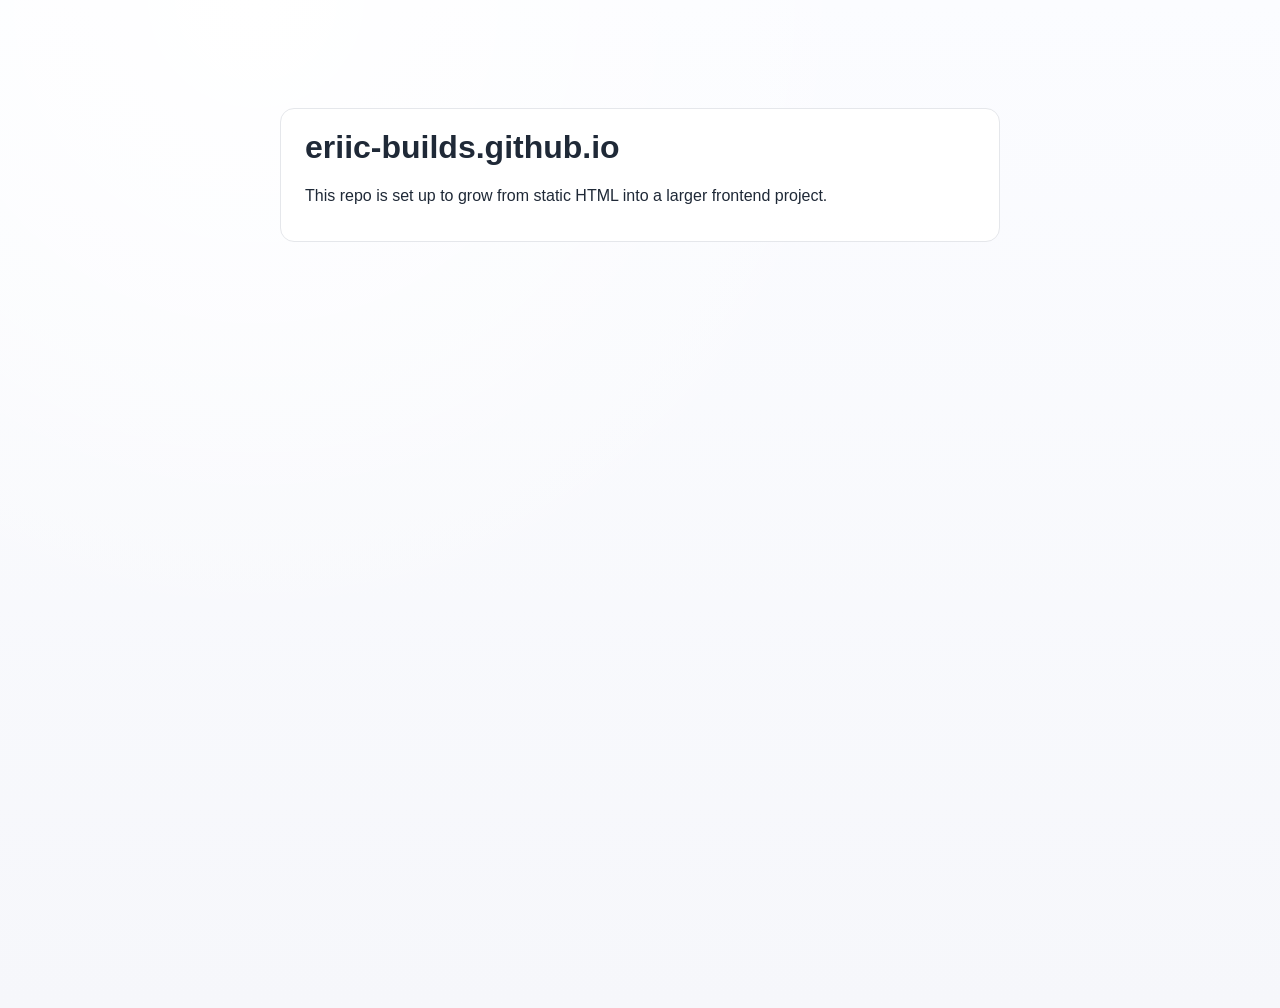
<file: index.html>
<!doctype html>
<html lang="en">
  <head>
    <meta charset="utf-8">
    <meta name="viewport" content="width=device-width, initial-scale=1">
    <title>eriic-builds.github.io</title>
    <link rel="stylesheet" href="01--Portfolio/assets/css/main.css">
  </head>
  <body>
    <main>
      <h1>eriic-builds.github.io</h1>
      <p>This repo is set up to grow from static HTML into a larger frontend project.</p>
    </main>
    <script src="01--Portfolio/assets/js/main.js" defer></script>
  </body>
</html>
</file>
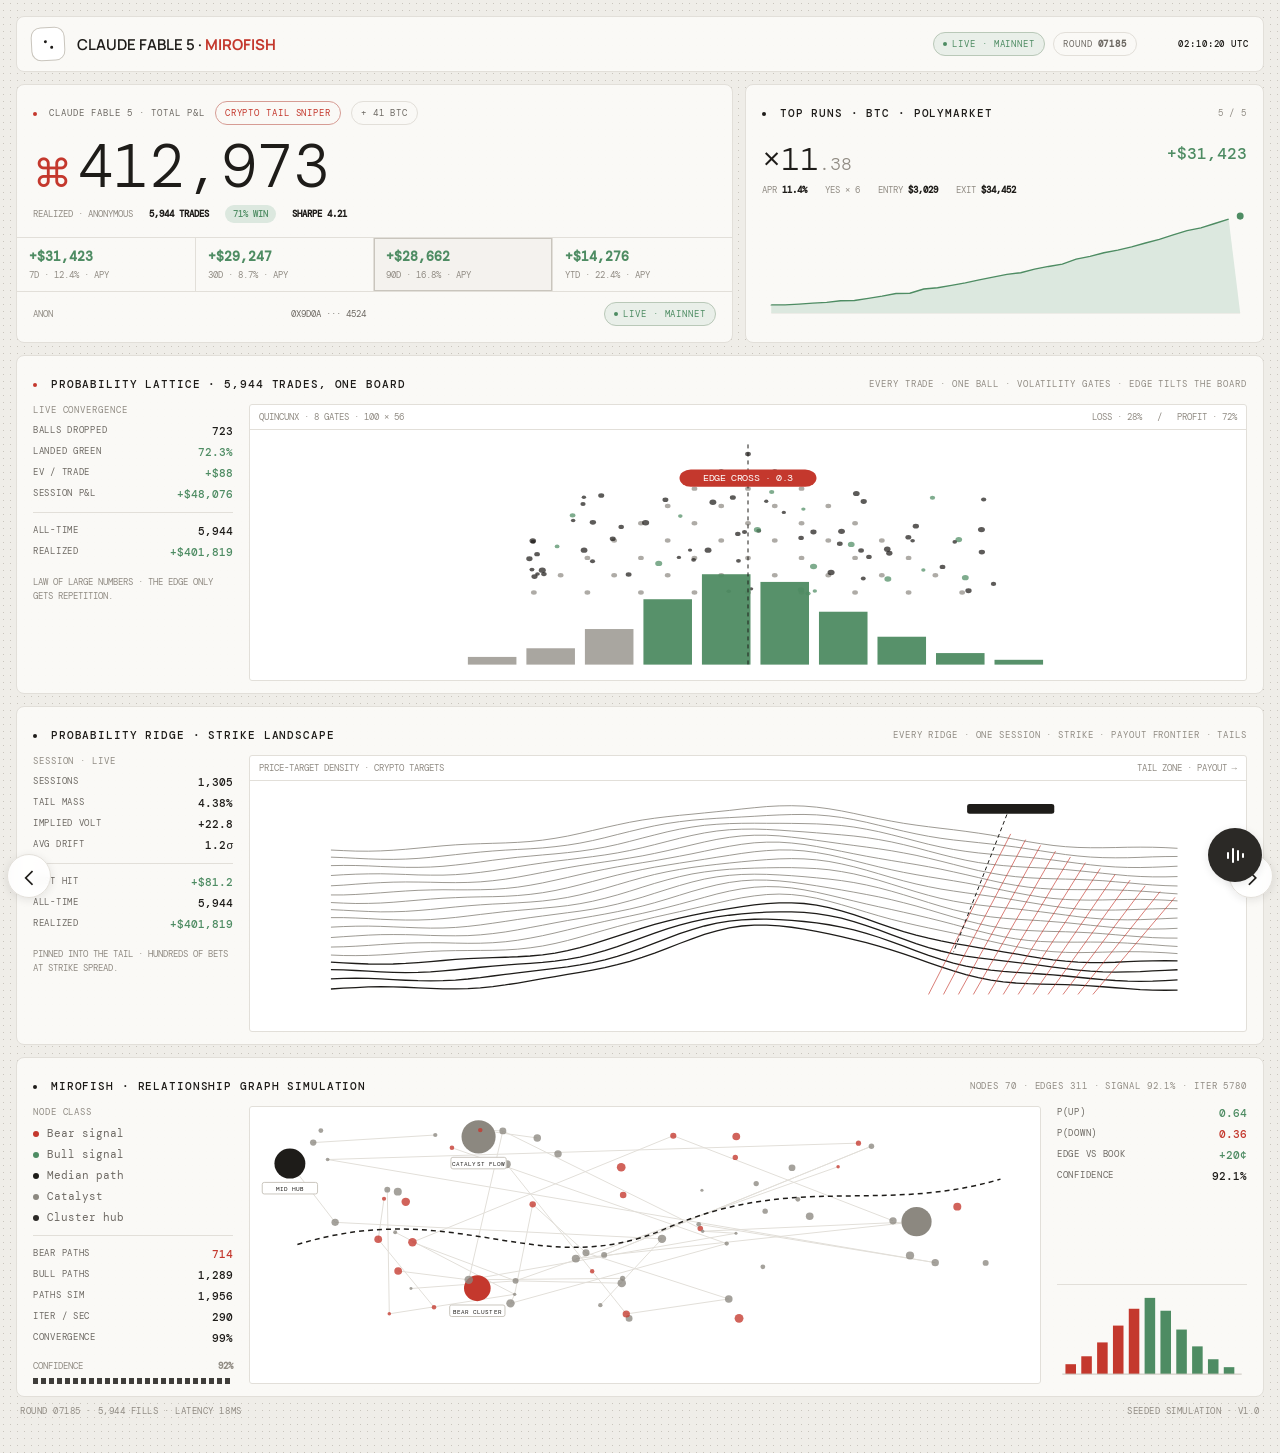
<file: 04--Warm-Technical-Editorial-Design-UI/index.html>
<!doctype html>
<html lang="en">
<head>
  <meta charset="UTF-8">
  <meta name="viewport" content="width=device-width, initial-scale=1.0">
  <meta name="description" content="A dense prediction-market probability terminal dashboard.">
  <title>Mirofish Probability Terminal</title>
  <link rel="preconnect" href="https://fonts.googleapis.com">
  <link rel="preconnect" href="https://fonts.gstatic.com" crossorigin>
  <link href="https://fonts.googleapis.com/css2?family=DM+Mono:wght@300;400;500&family=Manrope:wght@500;600;700&display=swap" rel="stylesheet">
  <link rel="stylesheet" href="styles.css">
</head>
<body>
  <div class="app-shell">
    <header class="app-header">
      <a class="brand" href="#top" aria-label="Mirofish dashboard home">
        <span class="logo-tile" aria-hidden="true"><span></span><span></span></span>
        <span>Claude Fable 5 · <strong>Mirofish</strong></span>
      </a>
      <div class="header-status">
        <span class="badge badge-live"><i></i> Live · Mainnet</span>
        <span class="badge">Round <b id="roundNumber">07185</b></span>
        <time id="utcClock" datetime="">--:--:-- UTC</time>
      </div>
    </header>

    <main id="top">
      <section class="hero-grid" aria-label="Round overview">
        <article class="card hero-card">
          <div class="eyebrow-row">
            <span><i class="signal-dot"></i> Claude Fable 5 · Total P&L</span>
            <span class="badge badge-alert">Crypto tail sniper</span>
            <span class="badge">+ 41 BTC</span>
          </div>
          <p class="hero-figure"><span aria-hidden="true">⌘</span><span id="heroValue">412,973</span></p>
          <div class="tag-row">
            <span>Realized · anonymous</span>
            <strong>5,944 trades</strong>
            <span class="tag-success">71% win</span>
            <strong>Sharpe 4.21</strong>
          </div>
          <div class="kpi-strip" role="group" aria-label="Performance window">
            <button class="kpi-segment" type="button" aria-pressed="false" data-value="31,423">
              <strong>+$31,423</strong><span>7D · 12.4% · APY</span>
            </button>
            <button class="kpi-segment" type="button" aria-pressed="false" data-value="29,247">
              <strong>+$29,247</strong><span>30D · 8.7% · APY</span>
            </button>
            <button class="kpi-segment" type="button" aria-pressed="true" data-value="28,662">
              <strong>+$28,662</strong><span>90D · 16.8% · APY</span>
            </button>
            <button class="kpi-segment" type="button" aria-pressed="false" data-value="14,276">
              <strong>+$14,276</strong><span>YTD · 22.4% · APY</span>
            </button>
          </div>
          <div class="address-row"><span>anon</span><code>0x9d0a ··· 4524</code><span class="badge badge-live"><i></i> Live · Mainnet</span></div>
        </article>

        <article class="card spark-card">
          <header class="card-head">
            <h2><i class="signal-dot neutral"></i> Top runs · BTC · Polymarket</h2>
            <span>5 / 5</span>
          </header>
          <div class="spark-summary">
            <p class="multiplier">×11<span>.38</span></p>
            <p class="gain">+$31,423</p>
          </div>
          <div class="spark-meta"><span>APR <b>11.4%</b></span><span>YES × 6</span><span>ENTRY <b>$3,029</b></span><span>EXIT <b>$34,452</b></span></div>
          <div class="spark-stage" data-chart="spark" aria-label="Positive return trend chart"></div>
        </article>
      </section>

      <section class="card data-card" data-panel="lattice">
        <header class="card-head">
          <h2><i class="signal-dot"></i> Probability Lattice · 5,944 Trades, One Board</h2>
          <span>Every trade · One ball · Volatility gates · Edge tilts the board</span>
        </header>
        <div class="panel-layout">
          <aside class="stat-rail">
            <p class="rail-heading">Live convergence</p>
            <dl>
              <div><dt>Balls dropped</dt><dd>723</dd></div>
              <div><dt>Landed green</dt><dd class="positive">72.3%</dd></div>
              <div><dt>EV / trade</dt><dd class="positive">+$88</dd></div>
              <div><dt>Session P&L</dt><dd class="positive">+$48,076</dd></div>
            </dl>
            <div class="rail-rule"></div>
            <dl>
              <div><dt>All-time</dt><dd>5,944</dd></div>
              <div><dt>Realized</dt><dd class="positive">+$401,819</dd></div>
            </dl>
            <p class="rail-note">Law of large numbers · the edge only gets repetition.</p>
          </aside>
          <div class="chart-frame chart-tall">
            <div class="chart-bar"><span>Quincunx · 8 gates · 100 × 56</span><span>Loss · 28% &nbsp; / &nbsp; Profit · 72%</span></div>
            <div class="chart-stage" data-chart="lattice" aria-label="Trade probability lattice and outcome histogram"></div>
          </div>
        </div>
      </section>

      <section class="card data-card carousel-panel" data-panel="ridge">
        <button class="carousel-control prev" type="button" aria-label="Previous analysis panel">‹</button>
        <header class="card-head">
          <h2><i class="signal-dot neutral"></i> Probability Ridge · Strike Landscape</h2>
          <span>Every ridge · One session · Strike · Payout frontier · Tails</span>
        </header>
        <div class="panel-layout">
          <aside class="stat-rail">
            <p class="rail-heading">Session · Live</p>
            <dl>
              <div><dt>Sessions</dt><dd>1,305</dd></div>
              <div><dt>Tail mass</dt><dd>4.38%</dd></div>
              <div><dt>Implied volt</dt><dd>+22.8</dd></div>
              <div><dt>Avg drift</dt><dd>1.2σ</dd></div>
            </dl>
            <div class="rail-rule"></div>
            <dl>
              <div><dt>Best hit</dt><dd class="positive">+$81.2</dd></div>
              <div><dt>All-time</dt><dd>5,944</dd></div>
              <div><dt>Realized</dt><dd class="positive">+$401,819</dd></div>
            </dl>
            <p class="rail-note">Pinned into the tail · hundreds of bets at strike spread.</p>
          </aside>
          <div class="chart-frame chart-tall">
            <div class="chart-bar"><span>Price-target density · Crypto targets</span><span>Tail zone · Payout →</span></div>
            <div class="chart-stage" data-chart="ridge" aria-label="Layered strike probability density ridges"></div>
          </div>
        </div>
        <button class="carousel-control next" type="button" aria-label="Next analysis panel">›</button>
      </section>

      <section class="card data-card" data-panel="graph">
        <header class="card-head">
          <h2><i class="signal-dot neutral"></i> Mirofish · Relationship Graph Simulation</h2>
          <span>Nodes 70 · Edges 311 · Signal 92.1% · Iter 5780</span>
        </header>
        <div class="graph-layout">
          <aside class="stat-rail legend-rail">
            <p class="rail-heading">Node class</p>
            <ul class="legend-list">
              <li data-tone="bear">Bear signal</li><li data-tone="bull">Bull signal</li>
              <li data-tone="median">Median path</li><li data-tone="neutral">Catalyst</li><li data-tone="hub">Cluster hub</li>
            </ul>
            <div class="rail-rule"></div>
            <dl>
              <div><dt>Bear paths</dt><dd class="negative">714</dd></div>
              <div><dt>Bull paths</dt><dd>1,289</dd></div>
              <div><dt>Paths sim</dt><dd>1,956</dd></div>
              <div><dt>Iter / sec</dt><dd>290</dd></div>
              <div><dt>Convergence</dt><dd>99%</dd></div>
            </dl>
            <div class="meter-block" data-meter="92"><span>Confidence <b>92%</b></span><i></i></div>
          </aside>
          <div class="chart-frame chart-tall">
            <div class="chart-stage" data-chart="network" aria-label="Relationship graph of prediction market signals"></div>
          </div>
          <aside class="stat-rail outcome-rail">
            <dl>
              <div><dt>P(up)</dt><dd class="positive">0.64</dd></div>
              <div><dt>P(down)</dt><dd class="negative">0.36</dd></div>
              <div><dt>Edge vs book</dt><dd class="positive">+20¢</dd></div>
              <div><dt>Confidence</dt><dd>92.1%</dd></div>
            </dl>
            <div class="mini-chart" data-chart="distribution" aria-label="Edge distribution mini histogram"></div>
          </aside>
        </div>
      </section>
    </main>

    <footer class="status-bar">
      <span>Round 07185 · 5,944 fills · latency 18ms</span>
      <span>Seeded simulation · v1.0</span>
    </footer>
  </div>

  <button class="sound-toggle" type="button" aria-pressed="true" aria-label="Toggle ambient sound visualization">
    <span class="sound-waves" aria-hidden="true"><i></i><i></i><i></i><i></i></span>
  </button>
  <script src="app.js"></script>
</body>
</html>
</file>
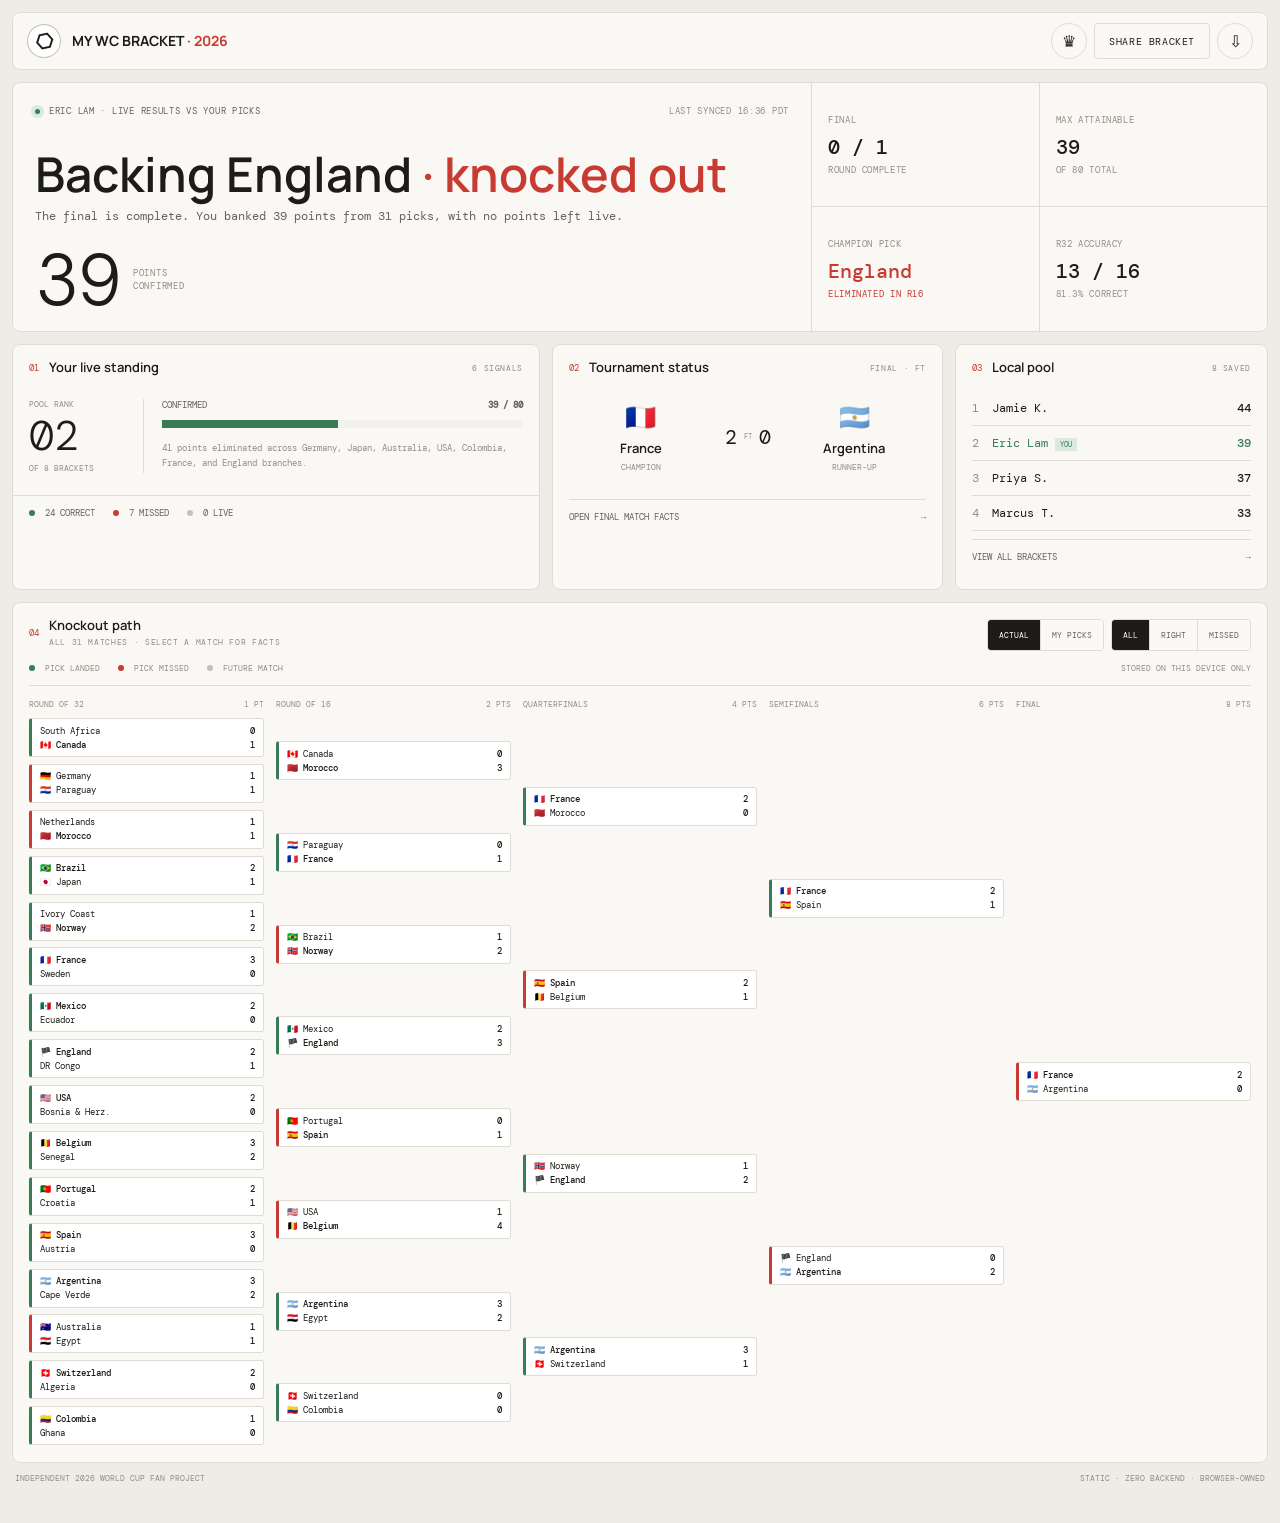
<file: 04--Warm-Technical-Editorial-Design-UI/mywcbracket/index.html>
<!doctype html>
<html lang="en">
<head>
  <meta charset="UTF-8">
  <meta name="viewport" content="width=device-width, initial-scale=1.0">
  <meta name="description" content="World Cup 2026 bracket dashboard design reference for mywcbracket.">
  <title>My World Cup Bracket · Dashboard</title>
  <link rel="preconnect" href="https://fonts.googleapis.com">
  <link rel="preconnect" href="https://fonts.gstatic.com" crossorigin>
  <link href="https://fonts.googleapis.com/css2?family=DM+Mono:wght@300;400;500&family=Manrope:wght@500;600;700&display=swap" rel="stylesheet">
  <link rel="stylesheet" href="mywcbracket-ui.css">
</head>
<body>
  <div class="site-shell">
    <header class="topbar">
      <a class="brand" href="#top" aria-label="My World Cup Bracket home">
        <span class="ball-mark" aria-hidden="true">⬡</span>
        <span>My WC Bracket <b>· 2026</b></span>
      </a>
      <nav class="top-actions" aria-label="Bracket actions">
        <button class="icon-button" type="button" data-action="leaderboard" title="Open leaderboard" aria-label="Open leaderboard">♛</button>
        <button class="button" type="button" data-action="share">Share bracket</button>
        <button class="icon-button" type="button" data-action="backup" title="Back up pool" aria-label="Back up pool">⇩</button>
      </nav>
    </header>

    <main id="top">
      <section class="score-hero panel">
        <div class="hero-copy">
          <div class="micro-row"><span class="live-dot"></span> Eric Lam · live results vs your picks <span>Last synced 16:36 PDT</span></div>
          <h1>Backing England <span>· knocked out</span></h1>
          <p>The final is complete. You banked 39 points from 31 picks, with no points left live.</p>
          <div class="hero-score"><strong>39</strong><span>points<br>confirmed</span></div>
        </div>
        <div class="hero-kpis" aria-label="Bracket summary">
          <article><span>Final</span><strong>0 / 1</strong><small>round complete</small></article>
          <article><span>Max attainable</span><strong>39</strong><small>of 80 total</small></article>
          <article class="negative"><span>Champion pick</span><strong>England</strong><small>eliminated in R16</small></article>
          <article><span>R32 accuracy</span><strong>13 / 16</strong><small>81.3% correct</small></article>
        </div>
      </section>

      <section class="dashboard-grid">
        <article class="panel standing-panel">
          <header class="section-head"><div><span class="section-index">01</span><h2>Your live standing</h2></div><span>6 signals</span></header>
          <div class="standing-main">
            <div class="rank"><span>Pool rank</span><strong>02</strong><small>of 8 brackets</small></div>
            <div class="progress-block">
              <div><span>Confirmed</span><b>39 / 80</b></div>
              <div class="progress-track"><i style="--progress:48.75%"></i></div>
              <p>41 points eliminated across Germany, Japan, Australia, USA, Colombia, France, and England branches.</p>
            </div>
          </div>
          <div class="signal-strip">
            <span><i class="correct"></i> 24 correct</span><span><i class="wrong"></i> 7 missed</span><span><i class="pending"></i> 0 live</span>
          </div>
        </article>

        <article class="panel next-panel">
          <header class="section-head"><div><span class="section-index">02</span><h2>Tournament status</h2></div><span>Final · FT</span></header>
          <div class="final-score">
            <div><span class="flag">🇫🇷</span><strong>France</strong><small>Champion</small></div>
            <p><span>2</span><i>FT</i><span>0</span></p>
            <div><span class="flag">🇦🇷</span><strong>Argentina</strong><small>Runner-up</small></div>
          </div>
          <button class="text-button" type="button" data-match="M104">Open final match facts <span>→</span></button>
        </article>

        <aside class="panel pool-panel" id="pool">
          <header class="section-head"><div><span class="section-index">03</span><h2>Local pool</h2></div><span>8 saved</span></header>
          <ol class="leader-list">
            <li><b>1</b><span>Jamie K.</span><strong>44</strong></li>
            <li class="you"><b>2</b><span>Eric Lam <small>You</small></span><strong>39</strong></li>
            <li><b>3</b><span>Priya S.</span><strong>37</strong></li>
            <li><b>4</b><span>Marcus T.</span><strong>33</strong></li>
          </ol>
          <button class="text-button" type="button" data-action="leaderboard">View all brackets <span>→</span></button>
        </aside>
      </section>

      <section class="panel bracket-panel">
        <header class="bracket-head">
          <div>
            <span class="section-index">04</span>
            <div><h2>Knockout path</h2><p>All 31 matches · select a match for facts</p></div>
          </div>
          <div class="bracket-controls">
            <div class="segmented" role="group" aria-label="Bracket path">
              <button type="button" aria-pressed="true" data-view="actual">Actual</button>
              <button type="button" aria-pressed="false" data-view="picks">My picks</button>
            </div>
            <div class="segmented filter-group" role="group" aria-label="Match filter">
              <button type="button" aria-pressed="true" data-filter="all">All</button>
              <button type="button" aria-pressed="false" data-filter="correct">Right</button>
              <button type="button" aria-pressed="false" data-filter="wrong">Missed</button>
            </div>
          </div>
        </header>
        <div class="bracket-legend"><span><i class="correct"></i> Pick landed</span><span><i class="wrong"></i> Pick missed</span><span><i class="pending"></i> Future match</span><span class="privacy-note">Stored on this device only</span></div>
        <div class="bracket-map" id="bracketMap" aria-live="polite"></div>
      </section>
    </main>

    <footer><span>Independent 2026 World Cup fan project</span><span>Static · zero backend · browser-owned</span></footer>
  </div>

  <dialog class="match-dialog" id="matchDialog" aria-labelledby="dialogTitle">
    <button class="dialog-close" type="button" aria-label="Close match details">×</button>
    <span class="dialog-kicker">Match facts · FIFA public feed</span>
    <h2 id="dialogTitle">Final · M104</h2>
    <div class="dialog-score"><span>🇫🇷 France</span><strong>2 — 0</strong><span>Argentina 🇦🇷</span></div>
    <dl><div><dt>Venue</dt><dd>New York New Jersey Stadium</dd></div><div><dt>Attendance</dt><dd>80,663</dd></div><div><dt>Your pick</dt><dd>England · eliminated</dd></div><div><dt>Points</dt><dd>0 / 8</dd></div></dl>
  </dialog>

  <div class="toast" role="status" aria-live="polite"></div>
  <script src="mywcbracket-ui.js"></script>
</body>
</html>
</file>
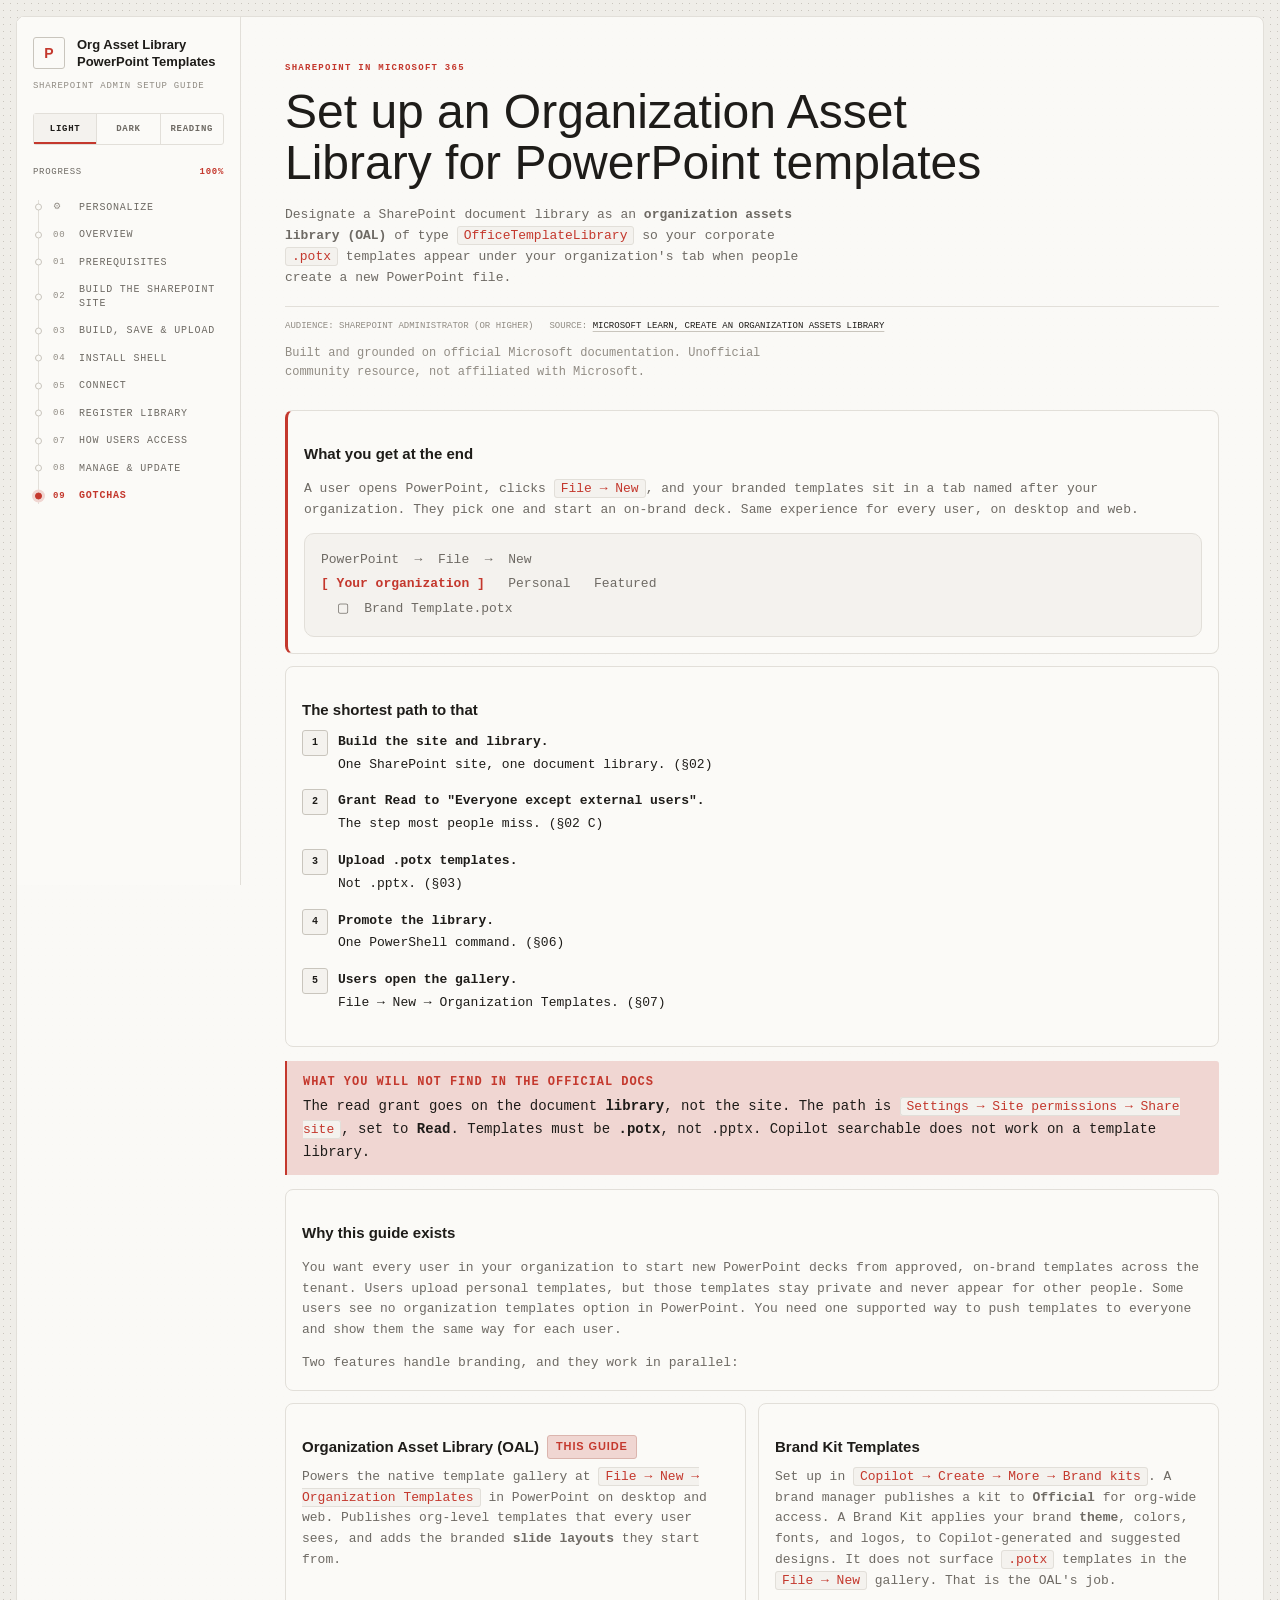
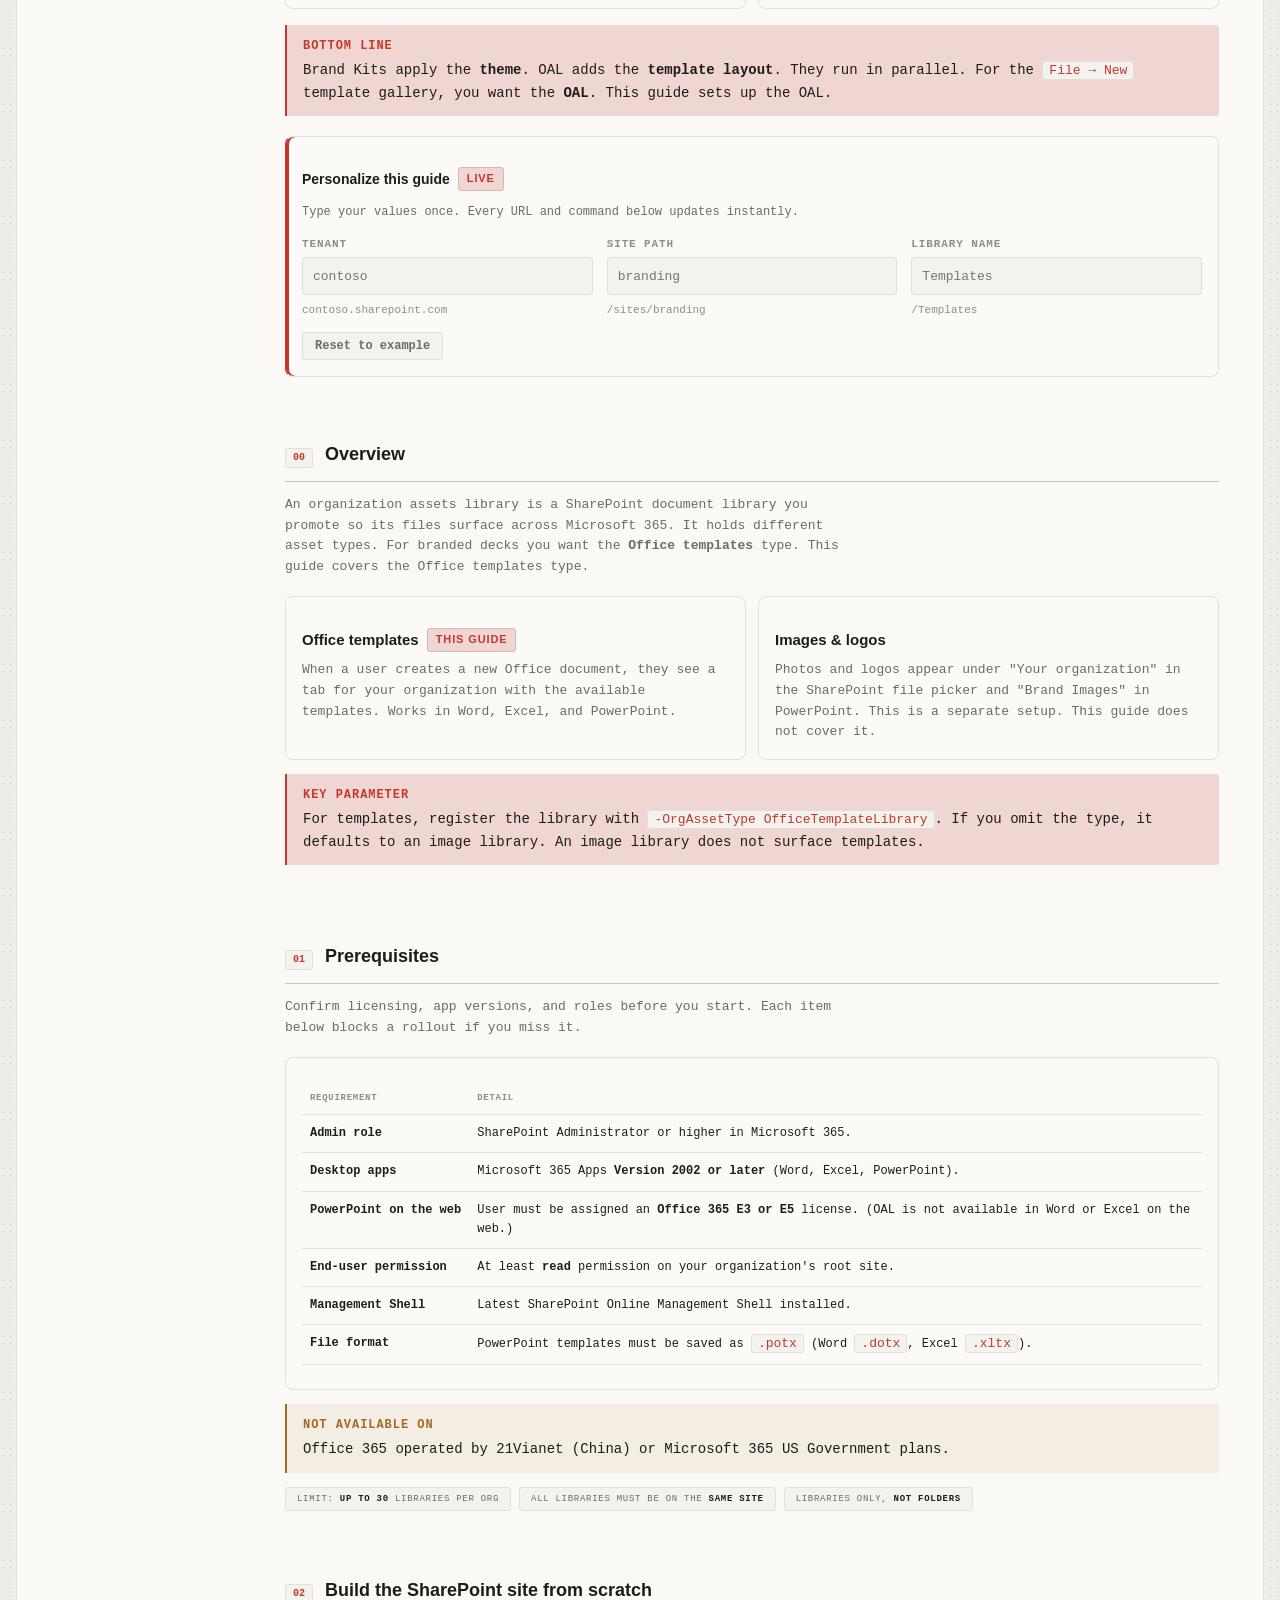
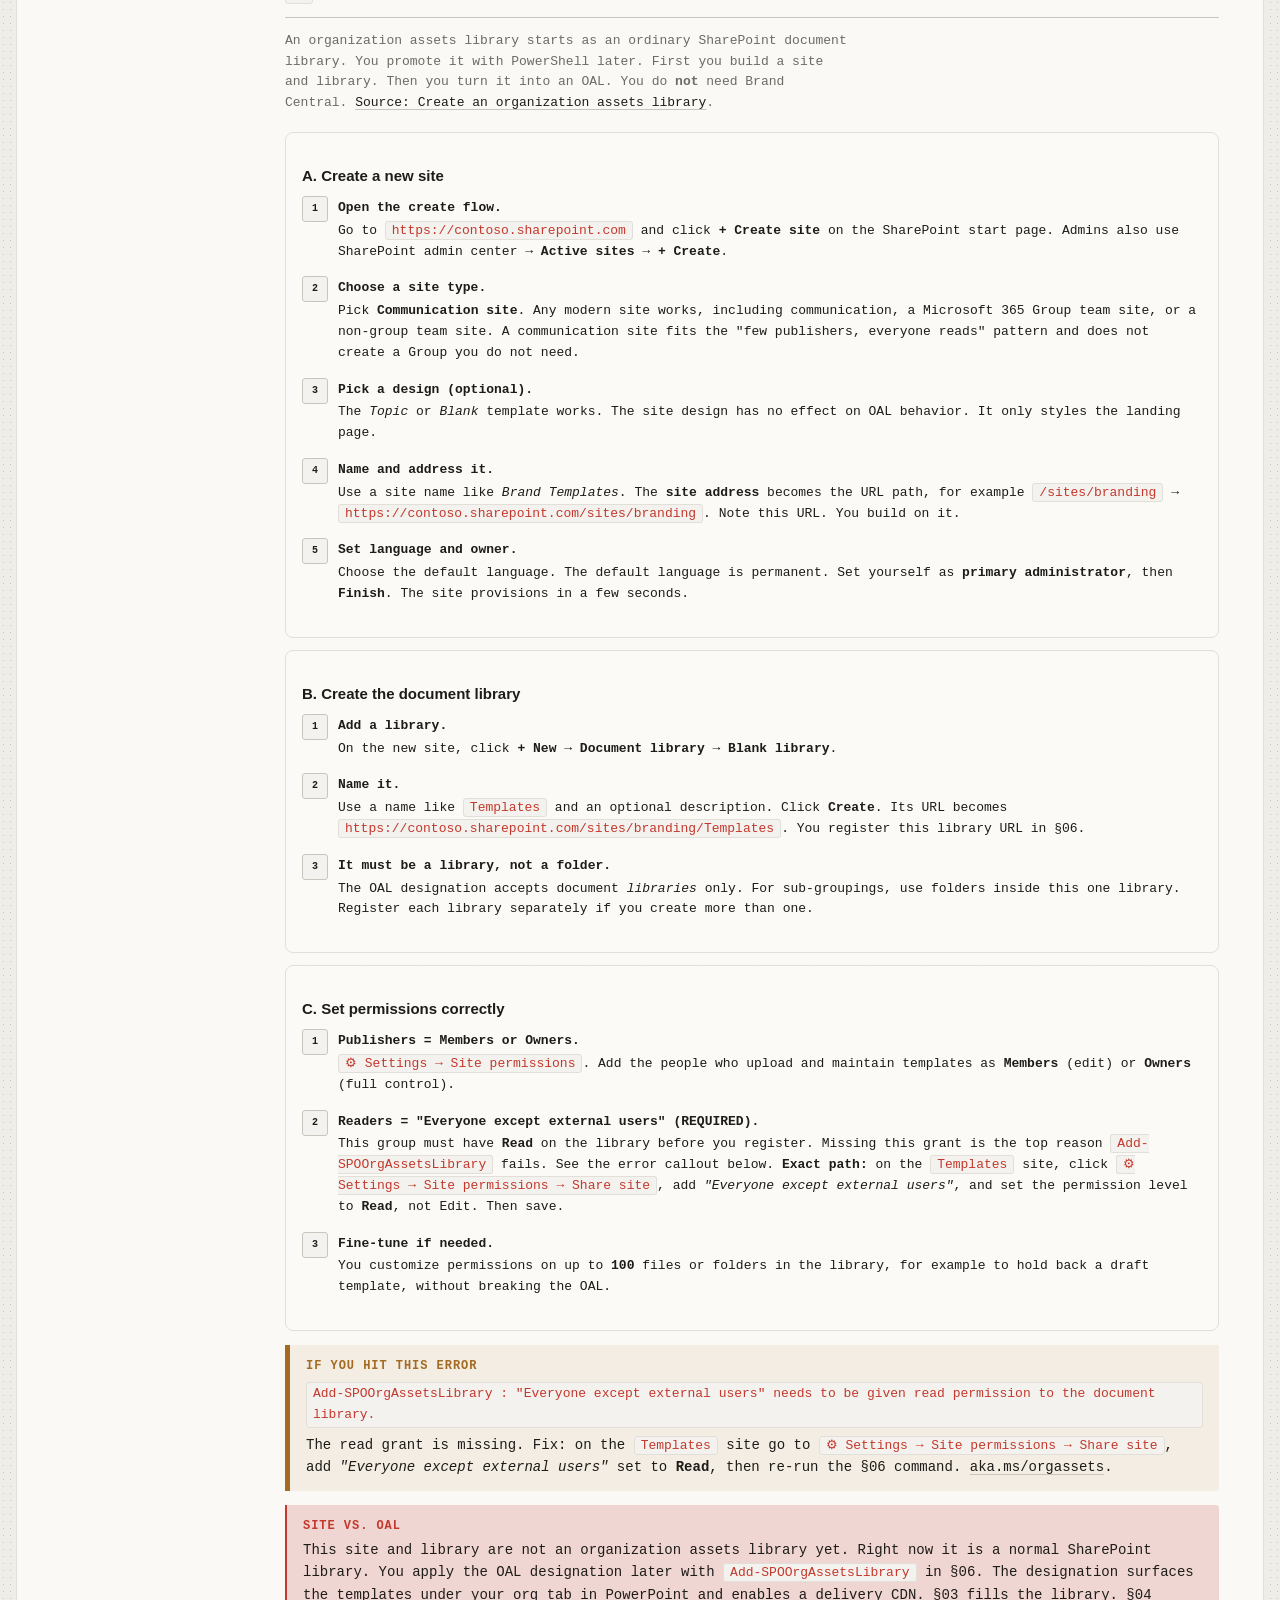
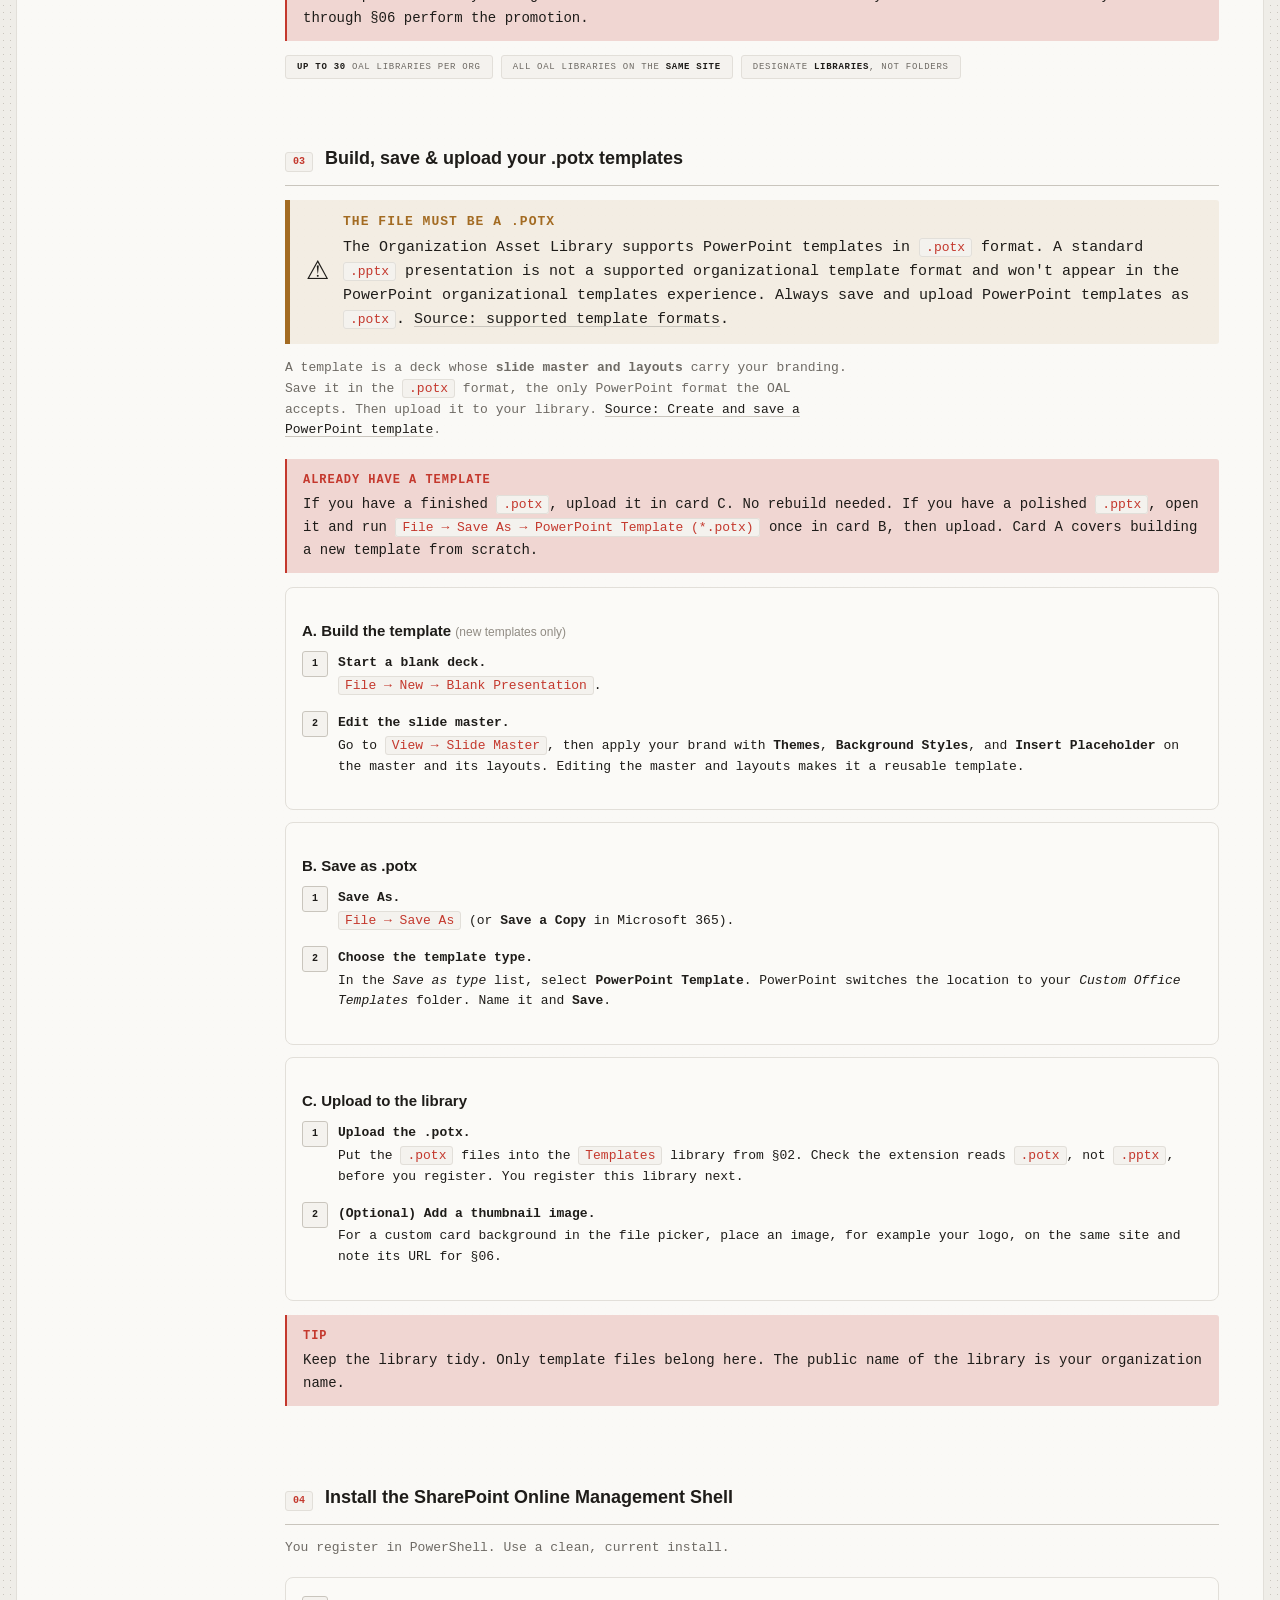
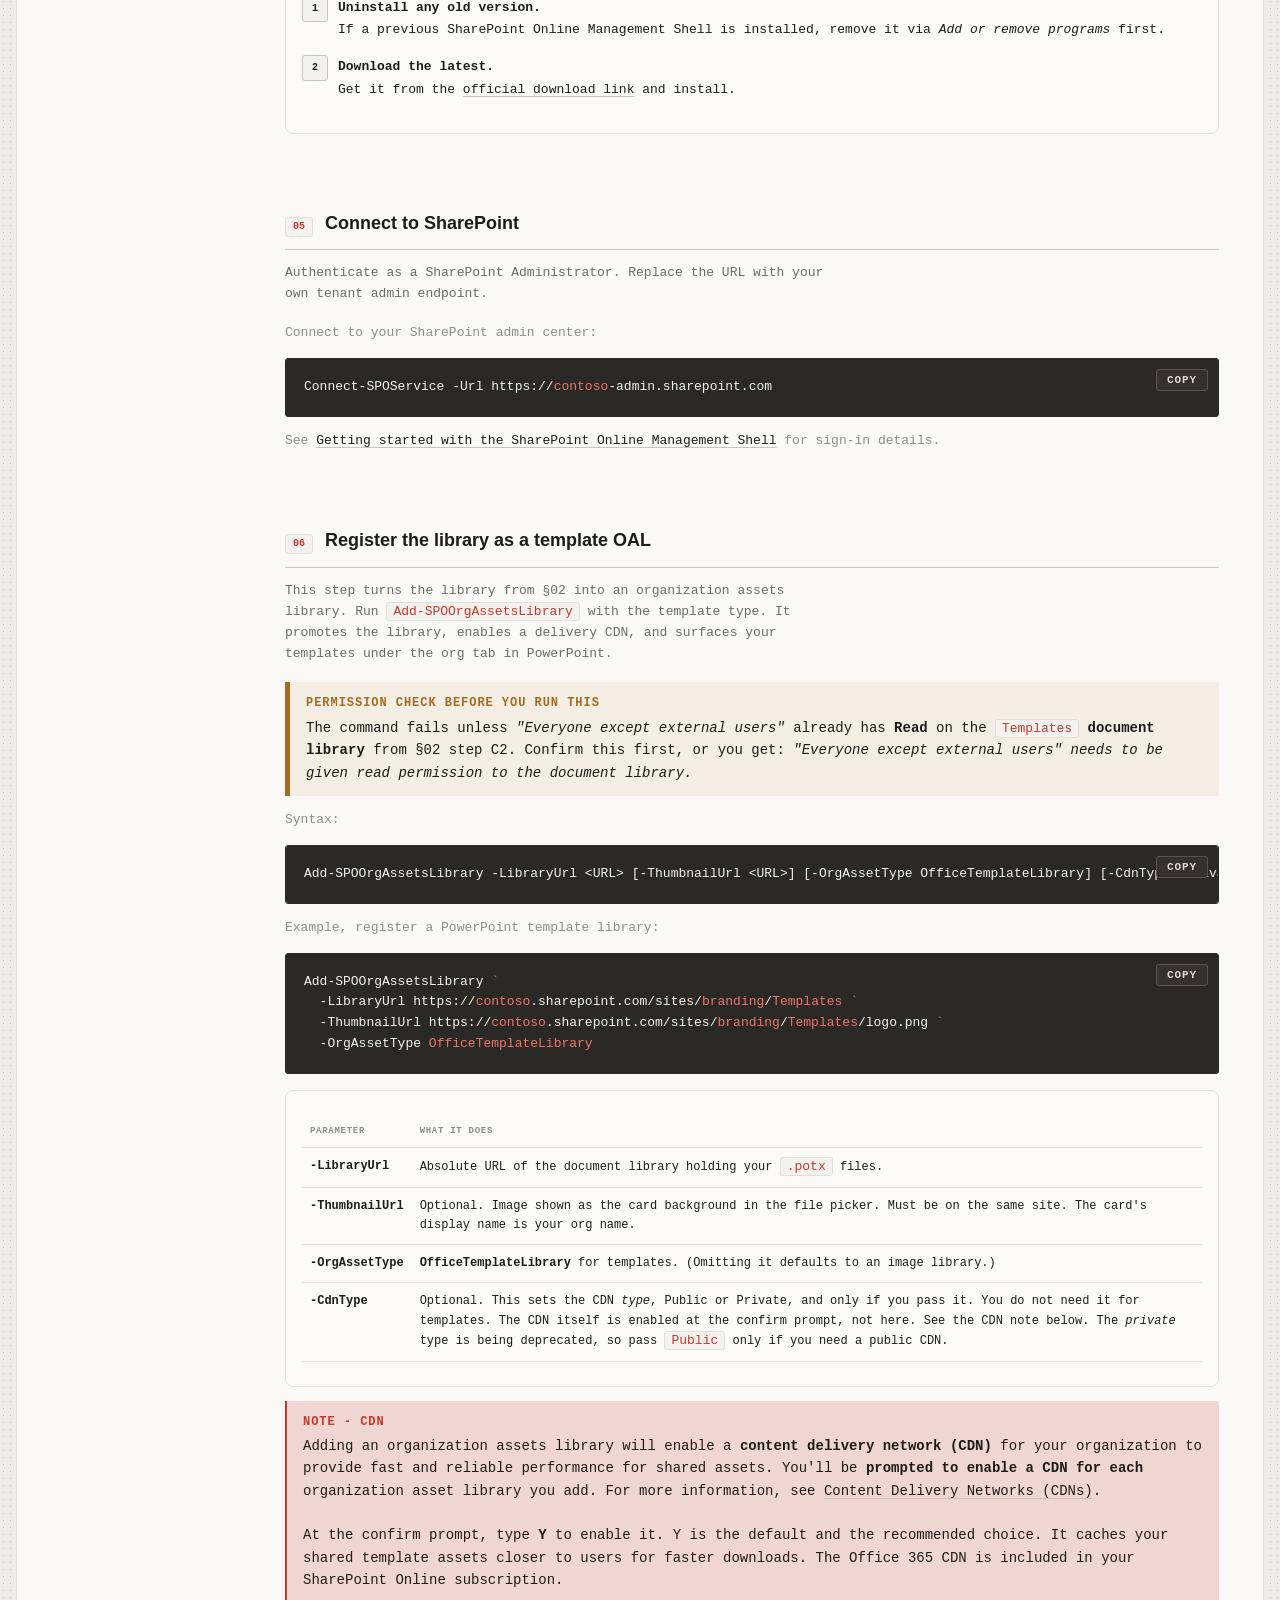
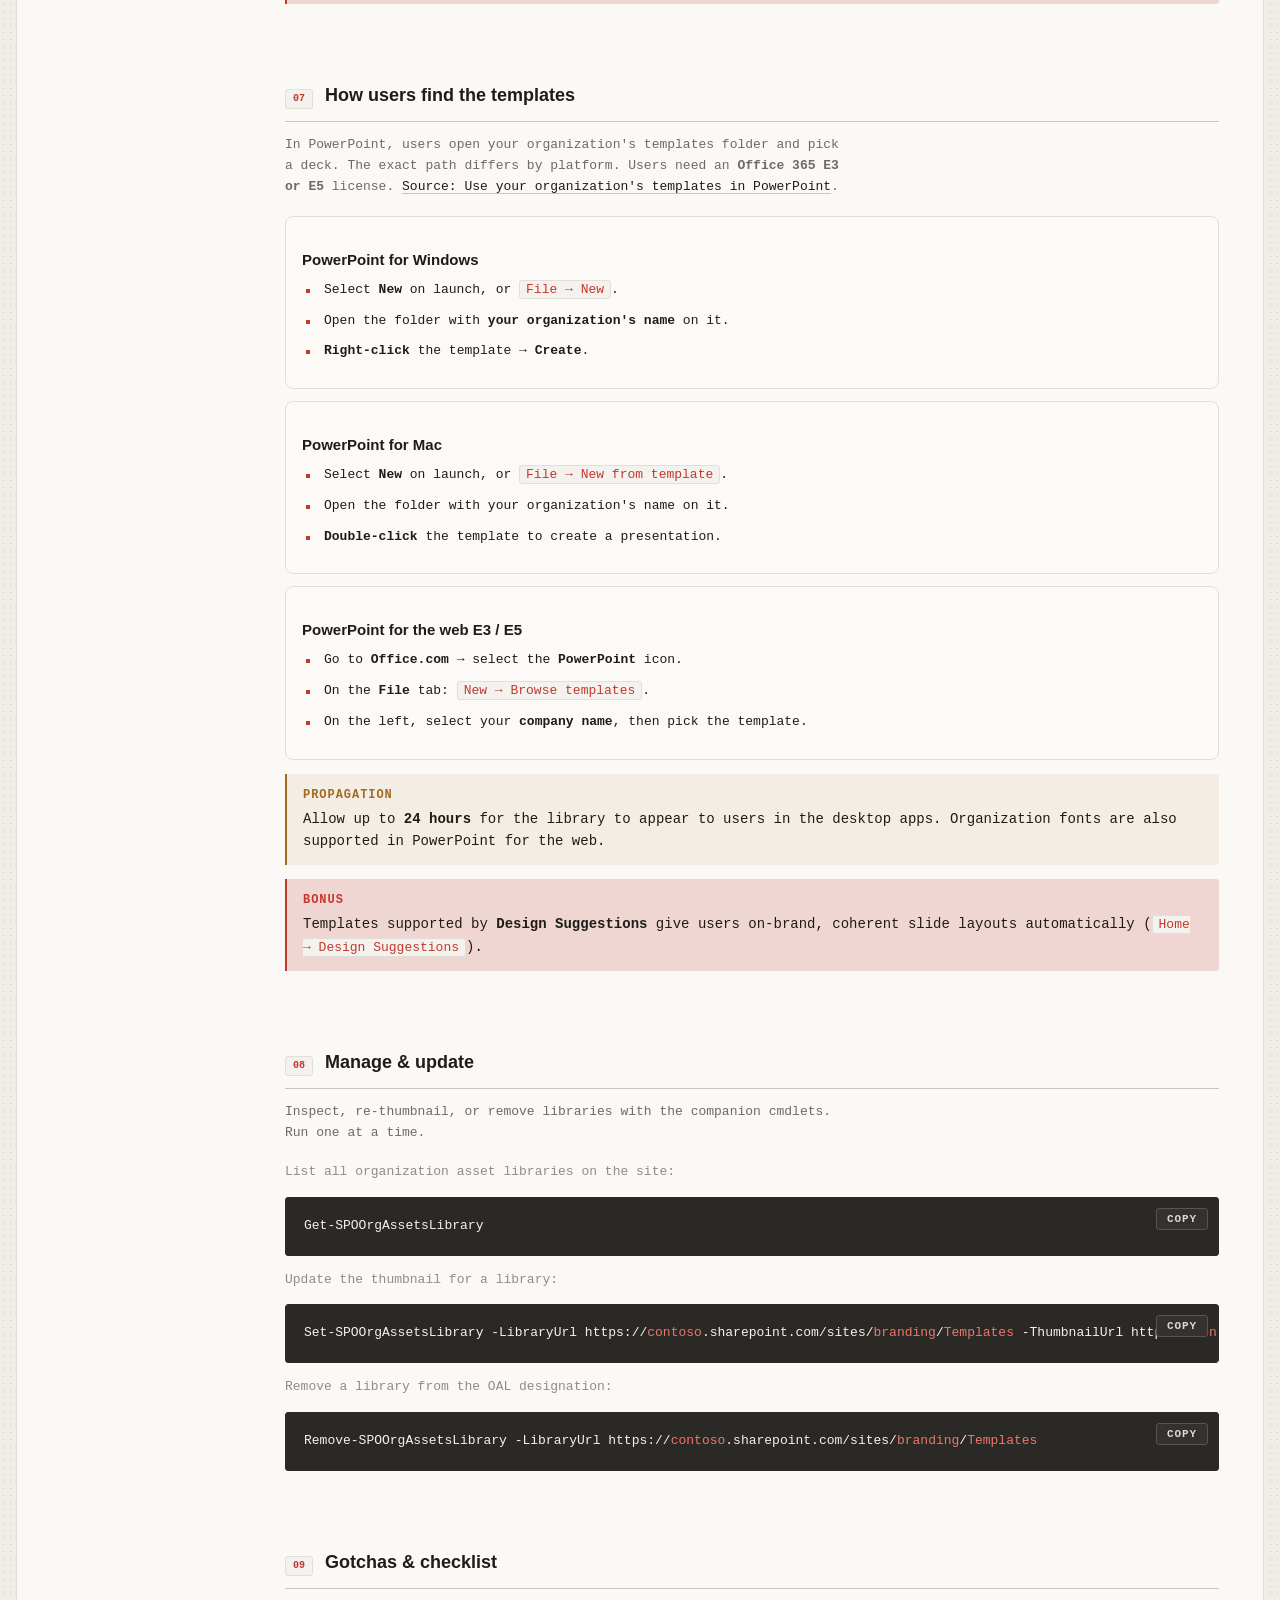
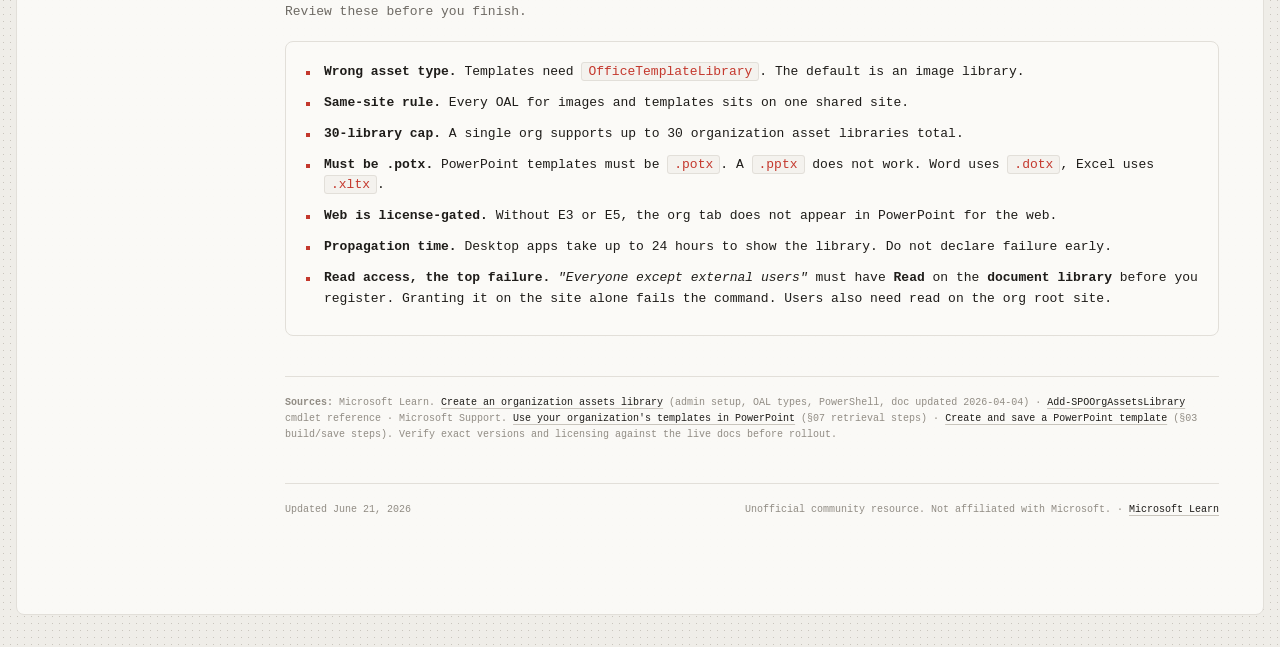
<file: 04--Warm-Technical-Editorial-Design-UI/oal-live-guide/index.html>
<!DOCTYPE html>
<html lang="en">
<head>
<meta charset="UTF-8" />
<meta name="viewport" content="width=device-width, initial-scale=1.0" />
<title>OAL for PowerPoint Templates (v2 end-state build)</title>
<script>
  (() => {
    const param = new URLSearchParams(window.location.search).get("scoutTheme");
    const saved = (() => { try { return localStorage.getItem("oalTheme"); } catch (e) { return null; } })();
    const theme =
      saved || param || (window.matchMedia("(prefers-color-scheme: dark)").matches ? "dark" : "light");
    document.documentElement.setAttribute("data-theme", theme);
  })();
</script>
<style>
:root {
  color-scheme: light;
  --cp-bg: #f7f4ef;
  --cp-bg-elevated: #fcfbf8;
  --cp-surface: #ffffff;
  --cp-surface-soft: #f5f5f5;
  --cp-border: #dedede;
  --cp-border-strong: #919191;
  --cp-text: #242424;
  --cp-text-muted: #5c5c5c;
  --cp-text-soft: #6f6f6f;
  --cp-accent: #b11f4b;
  --cp-accent-hover: #9a1a41;
  --cp-accent-soft: rgba(177, 31, 75, 0.08);
  --cp-accent-fg: #ffffff;
  --cp-success: #16a34a;
  --cp-danger: #dc2626;
  --cp-warning: #f59e0b;
  --cp-link: #0078d4;
  --cp-shadow: 0 18px 48px rgba(0, 0, 0, 0.12);
  --cp-overlay: rgba(255, 255, 255, 0.8);
  --cp-panel: rgba(255, 255, 255, 0.86);
  --cp-panel-strong: rgba(255, 255, 255, 0.96);
  --cp-sheen: rgba(255, 255, 255, 0.55);
  --cp-highlight: rgba(177, 31, 75, 0.12);
}
html[data-theme="dark"] {
  color-scheme: dark;
  --cp-bg: #3d3b3a;
  --cp-bg-elevated: #343231;
  --cp-surface: #292929;
  --cp-surface-soft: #2e2e2e;
  --cp-border: #474747;
  --cp-border-strong: #5f5f5f;
  --cp-text: #dedede;
  --cp-text-muted: #919191;
  --cp-text-soft: #b0b0b0;
  --cp-accent: #fd8ea1;
  --cp-accent-hover: #fb7b91;
  --cp-accent-soft: rgba(253, 142, 161, 0.14);
  --cp-accent-fg: #1a1a1a;
  --cp-success: #4ade80;
  --cp-danger: #f87171;
  --cp-warning: #fbbf24;
  --cp-link: #4da6ff;
  --cp-shadow: 0 18px 48px rgba(0, 0, 0, 0.32);
  --cp-overlay: rgba(41, 41, 41, 0.88);
  --cp-panel: rgba(41, 41, 41, 0.72);
  --cp-panel-strong: rgba(41, 41, 41, 0.96);
  --cp-sheen: rgba(255, 255, 255, 0.04);
  --cp-highlight: rgba(253, 142, 161, 0.12);
}

/* Dyslexia-friendly reading theme: warm low-glare cream, softer contrast,
   looser spacing and a heavier rounded font to reduce visual stress. */
html[data-theme="reading"] {
  color-scheme: light;
  --cp-bg: #f3e9d2;
  --cp-bg-elevated: #f7f0df;
  --cp-surface: #fbf6ea;
  --cp-surface-soft: #efe4cb;
  --cp-border: #d8c7a3;
  --cp-border-strong: #b29c70;
  --cp-text: #3a3327;
  --cp-text-muted: #5f5642;
  --cp-text-soft: #6f6650;
  --cp-accent: #9a4a1f;
  --cp-accent-hover: #823c17;
  --cp-accent-soft: rgba(154, 74, 31, 0.10);
  --cp-accent-fg: #fbf6ea;
  --cp-success: #2f7d32;
  --cp-danger: #b3261e;
  --cp-warning: #b06d05;
  --cp-link: #1f5d8c;
  --cp-shadow: 0 18px 48px rgba(80, 60, 20, 0.14);
  --cp-overlay: rgba(251, 246, 234, 0.82);
  --cp-panel: rgba(251, 246, 234, 0.86);
  --cp-panel-strong: rgba(251, 246, 234, 0.96);
  --cp-sheen: rgba(255, 255, 255, 0.4);
  --cp-highlight: rgba(154, 74, 31, 0.12);
}
/* Reading mode: dyslexia-friendly type — Verdana/Atkinson-style, more spacing. */
html[data-theme="reading"] body {
  font-family: "Atkinson Hyperlegible", Verdana, "Segoe UI", Tahoma, sans-serif;
  letter-spacing: 0.012em;
  word-spacing: 0.06em;
  line-height: 1.85;
}
html[data-theme="reading"] p,
html[data-theme="reading"] li,
html[data-theme="reading"] td { max-width: 68ch; }
html[data-theme="reading"] .content { padding-top: 40px; }

html { scroll-behavior: smooth; }

body {
  font-family: "Segoe UI", Aptos, Calibri, -apple-system, BlinkMacSystemFont, sans-serif;
  background: var(--cp-bg);
  color: var(--cp-text);
  line-height: 1.6;
  -webkit-font-smoothing: antialiased;
}

.layout {
  display: grid;
  grid-template-columns: 260px 1fr;
  max-width: 1180px;
  margin: 0 auto;
  gap: 0;
}

/* ---------- Side rail ---------- */
.rail {
  position: sticky;
  top: 0;
  align-self: start;
  height: 100vh;
  padding: 28px 18px 28px 24px;
  border-right: 1px solid var(--cp-border);
  background: var(--cp-bg-elevated);
  overflow-y: auto;
}
.rail-brand {
  display: flex;
  align-items: center;
  gap: 10px;
  margin-bottom: 6px;
}
.rail-brand .dot {
  width: 28px; height: 28px; border-radius: 8px;
  background: var(--cp-accent);
  display: grid; place-items: center;
  color: var(--cp-accent-fg); font-weight: 700; font-size: 15px;
  flex-shrink: 0;
}
.rail-brand .title { font-size: 13px; font-weight: 600; line-height: 1.25; }
.rail-sub { font-size: 11px; color: var(--cp-text-soft); margin: 4px 0 22px 0; letter-spacing: .02em; }

/* Theme toggle (dyslexia-friendly reading mode included) */
.theme-toggle {
  display: flex; gap: 4px; margin-bottom: 20px;
  background: var(--cp-surface-soft);
  border: 1px solid var(--cp-border);
  border-radius: 999px; padding: 3px;
}
.theme-toggle button {
  flex: 1; cursor: pointer;
  font-family: inherit; font-size: 11px; font-weight: 600;
  color: var(--cp-text-muted);
  background: transparent; border: none; border-radius: 999px;
  padding: 5px 4px; transition: background .15s, color .15s;
}
.theme-toggle button:hover { color: var(--cp-text); }
.theme-toggle button.active {
  background: var(--cp-accent); color: var(--cp-accent-fg);
}

.rail-progress { font-size: 11px; color: var(--cp-text-muted); margin-bottom: 14px; display:flex; justify-content:space-between; }
.rail-progress b { color: var(--cp-accent); }

.nav { position: relative; }
.nav::before {
  content: ""; position: absolute; left: 7px; top: 6px; bottom: 6px;
  width: 2px; background: var(--cp-border);
}
.nav a {
  position: relative;
  display: flex; align-items: center; gap: 12px;
  padding: 7px 0 7px 26px;
  font-size: 13px; color: var(--cp-text-muted);
  text-decoration: none;
  transition: color .15s;
}
.nav a .node {
  position: absolute; left: 2px; top: 50%; transform: translateY(-50%);
  width: 12px; height: 12px; border-radius: 50%;
  background: var(--cp-surface);
  border: 2px solid var(--cp-border-strong);
  transition: all .15s;
}
.nav a:hover { color: var(--cp-text); }
.nav a.active { color: var(--cp-accent); font-weight: 600; }
.nav a.active .node {
  background: var(--cp-accent); border-color: var(--cp-accent);
  box-shadow: 0 0 0 4px var(--cp-accent-soft);
}
.nav a .lbl-num { color: var(--cp-text-soft); font-variant-numeric: tabular-nums; font-size: 11px; }
.nav a.active .lbl-num { color: var(--cp-accent); }

/* ---------- Content ---------- */
.content { padding: 48px 56px 120px 56px; min-width: 0; }

.hero { margin-bottom: 40px; }
.hero .eyebrow {
  display: inline-block; font-size: 12px; font-weight: 600;
  color: var(--cp-accent); text-transform: uppercase; letter-spacing: .08em;
  margin-bottom: 12px;
}
.hero h1 { font-size: 32px; line-height: 1.2; font-weight: 700; margin-bottom: 14px; }
.hero p { font-size: 16px; color: var(--cp-text-muted); max-width: 70ch; }
.hero .meta {
  margin-top: 18px; font-size: 12px; color: var(--cp-text-soft);
  display: flex; gap: 16px; flex-wrap: wrap;
}
.hero .meta a { color: var(--cp-link); text-decoration: none; }
.hero .meta a:hover { text-decoration: underline; }

/* Personalize bar — live-fills tenant/site/library into every URL & command */
.personalize {
  background: var(--cp-surface);
  border: 1px solid var(--cp-border);
  border-left: 3px solid var(--cp-accent);
  border-radius: 14px;
  padding: 18px 20px;
  margin-top: 26px;
  box-shadow: 0 0 2px rgba(0,0,0,0.12), 0 1px 2px rgba(0,0,0,0.14);
}
.personalize h3 {
  font-size: 14px; font-weight: 700; margin-bottom: 4px;
  display: flex; align-items: center; gap: 8px;
}
.personalize h3 .tag {
  font-size: 11px; font-weight: 600; padding: 2px 8px; border-radius: 999px;
  background: var(--cp-accent-soft); color: var(--cp-accent);
}
.personalize p.hint { font-size: 12px; color: var(--cp-text-muted); margin-bottom: 14px; }
.pfields { display: flex; gap: 14px; flex-wrap: wrap; }
.pfield { display: flex; flex-direction: column; gap: 4px; flex: 1 1 180px; min-width: 150px; }
.pfield label {
  font-size: 11px; font-weight: 600; color: var(--cp-text-soft);
  text-transform: uppercase; letter-spacing: .04em;
}
.pfield .with-suffix { position: relative; display: flex; align-items: center; }
.pfield input {
  width: 100%;
  font-family: Consolas, "Courier New", Courier, monospace;
  font-size: 13px;
  color: var(--cp-text);
  background: var(--cp-surface-soft);
  border: 1px solid var(--cp-border);
  border-radius: 8px;
  padding: 8px 10px;
  transition: border-color .15s, box-shadow .15s;
}
.pfield input:focus {
  outline: none;
  border-color: var(--cp-accent);
  box-shadow: 0 0 0 3px var(--cp-accent-soft);
}
.pfield .suffix { font-size: 11px; color: var(--cp-text-soft); margin-top: 3px; font-family: Consolas, monospace; }
.preset-row { margin-top: 12px; display: flex; align-items: center; gap: 10px; flex-wrap: wrap; }
.preset-row button {
  font-family: inherit; font-size: 12px; font-weight: 600; cursor: pointer;
  background: var(--cp-surface-soft); color: var(--cp-text-muted);
  border: 1px solid var(--cp-border); border-radius: 8px; padding: 6px 12px;
}
.preset-row button:hover { color: var(--cp-accent); border-color: var(--cp-accent); }
.preset-row .saved-note { font-size: 11px; color: var(--cp-success); opacity: 0; transition: opacity .2s; }
.preset-row .saved-note.show { opacity: 1; }
/* tokens that get live-replaced */
.v-tenant, .v-site, .v-lib { font-style: normal; }

section { scroll-margin-top: 24px; padding-top: 40px; }
section > h2 {
  font-size: 22px; font-weight: 700; margin-bottom: 6px;
  display: flex; align-items: baseline; gap: 12px;
}
section > h2 .snum {
  font-size: 13px; color: var(--cp-accent); font-weight: 700;
  background: var(--cp-accent-soft); padding: 2px 9px; border-radius: 999px;
}
section > .lede { color: var(--cp-text-muted); margin-bottom: 18px; max-width: 72ch; }

.card {
  background: var(--cp-surface);
  border: 1px solid var(--cp-border);
  border-radius: 16px;
  padding: 22px 24px;
  box-shadow: 0 0 2px rgba(0,0,0,0.12), 0 1px 2px rgba(0,0,0,0.14);
  margin-bottom: 16px;
}

p { margin-bottom: 12px; }
.content a { color: var(--cp-link); text-decoration: none; }
.content a:hover { text-decoration: underline; }

ul.clean, ol.steps { margin: 4px 0 4px 0; padding-left: 0; list-style: none; }
ul.clean li { position: relative; padding-left: 22px; margin-bottom: 10px; }
ul.clean li::before {
  content: ""; position: absolute; left: 4px; top: 9px;
  width: 6px; height: 6px; border-radius: 50%; background: var(--cp-accent);
}
ol.steps { counter-reset: s; }
ol.steps > li {
  position: relative; padding-left: 40px; margin-bottom: 16px; counter-increment: s;
}
ol.steps > li::before {
  content: counter(s); position: absolute; left: 0; top: -2px;
  width: 26px; height: 26px; border-radius: 50%;
  background: var(--cp-accent); color: var(--cp-accent-fg);
  font-size: 13px; font-weight: 700; display: grid; place-items: center;
}
ol.steps > li > strong:first-child { display:block; margin-bottom: 2px; }

code.inline {
  font-family: Consolas, "Courier New", Courier, monospace;
  background: var(--cp-surface-soft);
  border: 1px solid var(--cp-border);
  border-radius: 6px; padding: 1px 6px; font-size: 13px;
  color: var(--cp-accent);
}

.codeblock {
  position: relative;
  background: var(--cp-surface-soft);
  border: 1px solid var(--cp-border);
  border-radius: 10px;
  padding: 16px 18px; margin: 14px 0;
  font-family: Consolas, "Courier New", Courier, monospace;
  font-size: 13px; line-height: 1.6;
  overflow-x: auto; white-space: pre;
  color: var(--cp-text);
}
.codeblock .cm { color: var(--cp-text-soft); }
.codeblock .pm { color: var(--cp-accent); }
.copybtn {
  position: absolute; top: 10px; right: 10px;
  background: var(--cp-surface); border: 1px solid var(--cp-border);
  color: var(--cp-text-muted); font-size: 11px; font-weight: 600;
  padding: 4px 10px; border-radius: 6px; cursor: pointer;
  font-family: "Segoe UI", sans-serif;
}
.copybtn:hover { color: var(--cp-accent); border-color: var(--cp-accent); }

.callout {
  border-left: 3px solid var(--cp-accent);
  background: var(--cp-accent-soft);
  border-radius: 0 10px 10px 0;
  padding: 12px 16px; margin: 14px 0; font-size: 14px;
}
.callout.warn { border-left-color: var(--cp-warning); background: rgba(245,158,11,.08); }
.callout .ct { font-weight: 700; font-size: 12px; text-transform: uppercase; letter-spacing: .05em; display:block; margin-bottom: 3px; }
.callout.warn .ct { color: var(--cp-warning); }
.callout:not(.warn) .ct { color: var(--cp-accent); }

table.req { width: 100%; border-collapse: collapse; margin: 8px 0; font-size: 14px; }
table.req th, table.req td { text-align: left; padding: 9px 12px; border-bottom: 1px solid var(--cp-border); vertical-align: top; }
table.req th { font-size: 12px; text-transform: uppercase; letter-spacing: .04em; color: var(--cp-text-soft); }
table.req td:first-child { font-weight: 600; white-space: nowrap; }

.pillrow { display: flex; gap: 8px; flex-wrap: wrap; margin: 6px 0 2px; }
.pill {
  font-size: 12px; padding: 4px 11px; border-radius: 999px;
  background: var(--cp-surface-soft); border: 1px solid var(--cp-border);
  color: var(--cp-text-muted);
}
.pill b { color: var(--cp-accent); }

.split { display: grid; grid-template-columns: 1fr 1fr; gap: 16px; }
.split .card { margin-bottom: 0; }
.split h3 { font-size: 15px; margin-bottom: 8px; display:flex; align-items:center; gap:8px; }
.split h3 .tag { font-size: 11px; font-weight: 600; padding: 2px 8px; border-radius: 6px; background: var(--cp-accent-soft); color: var(--cp-accent); }

.footer-note { margin-top: 40px; font-size: 12px; color: var(--cp-text-soft); border-top: 1px solid var(--cp-border); padding-top: 18px; }

@media (max-width: 760px) {
  .layout { grid-template-columns: 1fr; }
  .rail {
    position: sticky; top: 0; height: auto; z-index: 50;
    padding: 12px 16px;
    border-right: none; border-bottom: 1px solid var(--cp-border);
    background: var(--cp-panel-strong);
    backdrop-filter: blur(8px);
  }
  .rail-brand { margin-bottom: 0; }
  .rail-brand .title { font-size: 12px; }
  .rail-sub, .rail-progress { display: none; }
  .nav {
    display: flex; flex-direction: row; gap: 4px;
    overflow-x: auto; margin-top: 10px;
    scrollbar-width: thin; -webkit-overflow-scrolling: touch;
  }
  .nav::before { display: none; }
  .nav a {
    flex: 0 0 auto;
    padding: 6px 12px 6px 12px;
    border: 1px solid var(--cp-border); border-radius: 999px;
    white-space: nowrap; gap: 6px;
    background: var(--cp-surface);
  }
  .nav a .node { display: none; }
  .nav a.active { background: var(--cp-accent-soft); border-color: var(--cp-accent); }
  .content { padding: 28px 20px 80px; }
  .split { grid-template-columns: 1fr; }
}
</style>
<link rel="stylesheet" href="design-system.css" />
</head>
<body>
<div class="layout">
  <!-- SIDE RAIL -->
  <aside class="rail">
    <div class="rail-brand">
      <div class="dot">P</div>
      <div class="title">Org Asset Library<br>PowerPoint Templates</div>
    </div>
    <div class="rail-sub">SharePoint admin setup guide</div>
    <div class="theme-toggle" id="themeToggle" role="group" aria-label="Color theme">
      <button data-theme-val="light" aria-label="Light theme">Light</button>
      <button data-theme-val="dark" aria-label="Dark theme">Dark</button>
      <button data-theme-val="reading" aria-label="Reading theme, dyslexia friendly" title="Dyslexia-friendly: warm low-glare background, readable font, extra spacing">Reading</button>
    </div>
    <div class="rail-progress"><span>Progress</span><span><b id="pct">0%</b></span></div>
    <nav class="nav" id="nav">
      <a href="#personalize"><span class="node"></span><span class="lbl-num">&#9881;</span> Personalize</a>
      <a href="#overview"><span class="node"></span><span class="lbl-num">00</span> Overview</a>
      <a href="#prereqs"><span class="node"></span><span class="lbl-num">01</span> Prerequisites</a>
      <a href="#site"><span class="node"></span><span class="lbl-num">02</span> Build the SharePoint site</a>
      <a href="#templates"><span class="node"></span><span class="lbl-num">03</span> Build, save &amp; upload</a>
      <a href="#shell"><span class="node"></span><span class="lbl-num">04</span> Install Shell</a>
      <a href="#connect"><span class="node"></span><span class="lbl-num">05</span> Connect</a>
      <a href="#register"><span class="node"></span><span class="lbl-num">06</span> Register library</a>
      <a href="#access"><span class="node"></span><span class="lbl-num">07</span> How users access</a>
      <a href="#manage"><span class="node"></span><span class="lbl-num">08</span> Manage &amp; update</a>
      <a href="#gotchas"><span class="node"></span><span class="lbl-num">09</span> Gotchas</a>
    </nav>
  </aside>

  <!-- CONTENT -->
  <main class="content">
    <div class="hero">
      <span class="eyebrow">SharePoint in Microsoft 365</span>
      <h1>Set up an Organization Asset Library for PowerPoint templates</h1>
      <p>Designate a SharePoint document library as an <strong>organization assets library (OAL)</strong> of type
      <code class="inline">OfficeTemplateLibrary</code> so your corporate <code class="inline">.potx</code> templates
      appear under your organization's tab when people create a new PowerPoint file.</p>
      <div class="meta">
        <span>Audience: SharePoint Administrator (or higher)</span>
        <span>Source: <a href="https://learn.microsoft.com/en-us/sharepoint/organization-assets-library" target="_blank" rel="noopener">Microsoft Learn, Create an organization assets library</a></span>
      </div>
      <p style="margin-top:10px;font-size:12px;color:var(--cp-text-soft)">Built and grounded on official Microsoft documentation. Unofficial community resource, not affiliated with Microsoft.</p>
    </div>

    <div class="card" style="border-left:3px solid var(--cp-accent);">
      <h3 style="font-size:15px;margin-bottom:8px">What you get at the end</h3>
      <p style="color:var(--cp-text-muted);margin-bottom:12px">A user opens PowerPoint, clicks <code class="inline">File &rarr; New</code>, and your branded templates sit in a tab named after your organization. They pick one and start an on-brand deck. Same experience for every user, on desktop and web.</p>
      <div style="background:var(--cp-surface-soft);border:1px solid var(--cp-border);border-radius:10px;padding:14px 16px;font-family:Consolas,'Courier New',monospace;font-size:13px;color:var(--cp-text-muted);line-height:1.9">
        PowerPoint &nbsp;&rarr;&nbsp; File &nbsp;&rarr;&nbsp; New<br>
        <span style="color:var(--cp-accent);font-weight:700">[ Your organization ]</span> &nbsp; Personal &nbsp; Featured<br>
        &nbsp;&nbsp;&#9634;&nbsp; Brand Template.potx
      </div>
    </div>

    <div class="card">
      <h3 style="font-size:15px;margin-bottom:10px">The shortest path to that</h3>
      <ol class="steps">
        <li><strong>Build the site and library.</strong> One SharePoint site, one document library. (§02)</li>
        <li><strong>Grant Read to "Everyone except external users".</strong> The step most people miss. (§02 C)</li>
        <li><strong>Upload .potx templates.</strong> Not .pptx. (§03)</li>
        <li><strong>Promote the library.</strong> One PowerShell command. (§06)</li>
        <li><strong>Users open the gallery.</strong> File &rarr; New &rarr; Organization Templates. (§07)</li>
      </ol>
    </div>

    <div class="callout">
      <span class="ct">What you will not find in the official docs</span>
      The read grant goes on the document <strong>library</strong>, not the site. The path is <code class="inline">Settings &rarr; Site permissions &rarr; Share site</code>, set to <strong>Read</strong>. Templates must be <strong>.potx</strong>, not .pptx. Copilot searchable does not work on a template library.
    </div>

    <div class="card">
      <h3 style="font-size:15px;margin-bottom:10px">Why this guide exists</h3>
      <p style="color:var(--cp-text-muted);margin-bottom:12px">You want every user in your organization to start new PowerPoint decks from approved, on-brand templates across the tenant. Users upload personal templates, but those templates stay private and never appear for other people. Some users see no organization templates option in PowerPoint. You need one supported way to push templates to everyone and show them the same way for each user.</p>
      <p style="color:var(--cp-text-muted);margin:0">Two features handle branding, and they work in parallel:</p>
    </div>
    <div class="split" style="margin-bottom:16px">
      <div class="card">
        <h3>Organization Asset Library (OAL) <span class="tag">this guide</span></h3>
        <p style="margin:0;color:var(--cp-text-muted)">Powers the native template gallery at <code class="inline">File &rarr; New &rarr; Organization Templates</code> in PowerPoint on desktop and web. Publishes org-level templates that every user sees, and adds the branded <strong>slide layouts</strong> they start from.</p>
      </div>
      <div class="card">
        <h3>Brand Kit Templates</h3>
        <p style="margin:0;color:var(--cp-text-muted)">Set up in <code class="inline">Copilot &rarr; Create &rarr; More &rarr; Brand kits</code>. A brand manager publishes a kit to <strong>Official</strong> for org-wide access. A Brand Kit applies your brand <strong>theme</strong>, colors, fonts, and logos, to Copilot-generated and suggested designs. It does not surface <code class="inline">.potx</code> templates in the <code class="inline">File &rarr; New</code> gallery. That is the OAL's job.</p>
      </div>
    </div>
    <div class="callout">
      <span class="ct">Bottom line</span>
      Brand Kits apply the <strong>theme</strong>. OAL adds the <strong>template layout</strong>. They run in parallel. For the <code class="inline">File &rarr; New</code> template gallery, you want the <strong>OAL</strong>. This guide sets up the OAL.
    </div>

    <div class="personalize" id="personalize" style="scroll-margin-top:24px">
      <h3>Personalize this guide <span class="tag">live</span></h3>
      <p class="hint">Type your values once. Every URL and command below updates instantly.</p>
      <div class="pfields">
        <div class="pfield">
          <label for="inp-tenant">Tenant</label>
          <input id="inp-tenant" type="text" spellcheck="false" autocapitalize="off" placeholder="contoso" />
          <span class="suffix"><span class="v-tenant">contoso</span>.sharepoint.com</span>
        </div>
        <div class="pfield">
          <label for="inp-site">Site path</label>
          <input id="inp-site" type="text" spellcheck="false" autocapitalize="off" placeholder="branding" />
          <span class="suffix">/sites/<span class="v-site">branding</span></span>
        </div>
        <div class="pfield">
          <label for="inp-lib">Library name</label>
          <input id="inp-lib" type="text" spellcheck="false" autocapitalize="off" placeholder="Templates" />
          <span class="suffix">/<span class="v-lib">Templates</span></span>
        </div>
      </div>
      <div class="preset-row">
        <button type="button" id="resetPersonalize">Reset to example</button>
        <span class="saved-note" id="savedNote">Saved &#10003;</span>
      </div>
    </div>

    <!-- 00 -->
    <section id="overview">
      <h2><span class="snum">00</span> Overview</h2>
      <p class="lede">An organization assets library is a SharePoint document library you promote so its files surface across Microsoft 365. It holds different asset types. For branded decks you want the <strong>Office templates</strong> type. This guide covers the Office templates type.</p>
      <div class="split">
        <div class="card">
          <h3>Office templates <span class="tag">this guide</span></h3>
          <p style="margin:0;color:var(--cp-text-muted)">When a user creates a new Office document, they see a tab for your organization with the available templates. Works in Word, Excel, and PowerPoint.</p>
        </div>
        <div class="card">
          <h3>Images &amp; logos</h3>
          <p style="margin:0;color:var(--cp-text-muted)">Photos and logos appear under "Your organization" in the SharePoint file picker and "Brand Images" in PowerPoint. This is a separate setup. This guide does not cover it.</p>
        </div>
      </div>
      <div class="callout">
        <span class="ct">Key parameter</span>
        For templates, register the library with <code class="inline">-OrgAssetType OfficeTemplateLibrary</code>. If you omit the type, it defaults to an image library. An image library does not surface templates.
      </div>
    </section>

    <!-- 01 -->
    <section id="prereqs">
      <h2><span class="snum">01</span> Prerequisites</h2>
      <p class="lede">Confirm licensing, app versions, and roles before you start. Each item below blocks a rollout if you miss it.</p>
      <div class="card">
        <table class="req">
          <tr><th>Requirement</th><th>Detail</th></tr>
          <tr><td>Admin role</td><td>SharePoint Administrator or higher in Microsoft 365.</td></tr>
          <tr><td>Desktop apps</td><td>Microsoft 365 Apps <strong>Version 2002 or later</strong> (Word, Excel, PowerPoint).</td></tr>
          <tr><td>PowerPoint on the web</td><td>User must be assigned an <strong>Office 365 E3 or E5</strong> license. (OAL is not available in Word or Excel on the web.)</td></tr>
          <tr><td>End-user permission</td><td>At least <strong>read</strong> permission on your organization's root site.</td></tr>
          <tr><td>Management Shell</td><td>Latest SharePoint Online Management Shell installed.</td></tr>
          <tr><td>File format</td><td>PowerPoint templates must be saved as <code class="inline">.potx</code> (Word <code class="inline">.dotx</code>, Excel <code class="inline">.xltx</code>).</td></tr>
        </table>
      </div>
      <div class="callout warn">
        <span class="ct">Not available on</span>
        Office 365 operated by 21Vianet (China) or Microsoft 365 US Government plans.
      </div>
      <div class="pillrow">
        <span class="pill">Limit: <b>up to 30</b> libraries per org</span>
        <span class="pill">All libraries must be on the <b>same site</b></span>
        <span class="pill">Libraries only, <b>not folders</b></span>
      </div>
    </section>

    <!-- 02 -->
    <section id="site">
      <h2><span class="snum">02</span> Build the SharePoint site from scratch</h2>
      <p class="lede">An organization assets library starts as an ordinary SharePoint document library. You promote it with PowerShell later. First you build a site and library. Then you turn it into an OAL. You do <strong>not</strong> need Brand Central. <a href="https://learn.microsoft.com/en-us/sharepoint/organization-assets-library" target="_blank" rel="noopener">Source: Create an organization assets library</a>.</p>

      <div class="card">
        <h3 style="font-size:15px;margin-bottom:10px">A. Create a new site</h3>
        <ol class="steps">
          <li><strong>Open the create flow.</strong> Go to <code class="inline">https://<span class="v-tenant">contoso</span>.sharepoint.com</code> and click <strong>+ Create site</strong> on the SharePoint start page. Admins also use SharePoint admin center &rarr; <strong>Active sites</strong> &rarr; <strong>+ Create</strong>.</li>
          <li><strong>Choose a site type.</strong> Pick <strong>Communication site</strong>. Any modern site works, including communication, a Microsoft 365 Group team site, or a non-group team site. A communication site fits the "few publishers, everyone reads" pattern and does not create a Group you do not need.</li>
          <li><strong>Pick a design (optional).</strong> The <em>Topic</em> or <em>Blank</em> template works. The site design has no effect on OAL behavior. It only styles the landing page.</li>
          <li><strong>Name and address it.</strong> Use a site name like <em>Brand Templates</em>. The <strong>site address</strong> becomes the URL path, for example <code class="inline">/sites/<span class="v-site">branding</span></code> &rarr; <code class="inline">https://<span class="v-tenant">contoso</span>.sharepoint.com/sites/<span class="v-site">branding</span></code>. Note this URL. You build on it.</li>
          <li><strong>Set language and owner.</strong> Choose the default language. The default language is permanent. Set yourself as <strong>primary administrator</strong>, then <strong>Finish</strong>. The site provisions in a few seconds.</li>
        </ol>
      </div>

      <div class="card">
        <h3 style="font-size:15px;margin-bottom:10px">B. Create the document library</h3>
        <ol class="steps">
          <li><strong>Add a library.</strong> On the new site, click <strong>+ New</strong> &rarr; <strong>Document library</strong> &rarr; <strong>Blank library</strong>.</li>
          <li><strong>Name it.</strong> Use a name like <code class="inline"><span class="v-lib">Templates</span></code> and an optional description. Click <strong>Create</strong>. Its URL becomes <code class="inline">https://<span class="v-tenant">contoso</span>.sharepoint.com/sites/<span class="v-site">branding</span>/<span class="v-lib">Templates</span></code>. You register this library URL in §06.</li>
          <li><strong>It must be a library, not a folder.</strong> The OAL designation accepts document <em>libraries</em> only. For sub-groupings, use folders inside this one library. Register each library separately if you create more than one.</li>
        </ol>
      </div>

      <div class="card">
        <h3 style="font-size:15px;margin-bottom:10px">C. Set permissions correctly</h3>
        <ol class="steps">
          <li><strong>Publishers = Members or Owners.</strong> <code class="inline">&#9881; Settings &rarr; Site permissions</code>. Add the people who upload and maintain templates as <strong>Members</strong> (edit) or <strong>Owners</strong> (full control).</li>
          <li><strong>Readers = "Everyone except external users" (REQUIRED).</strong> This group must have <strong>Read</strong> on the library before you register. Missing this grant is the top reason <code class="inline">Add-SPOOrgAssetsLibrary</code> fails. See the error callout below. <strong>Exact path:</strong> on the <code class="inline"><span class="v-lib">Templates</span></code> site, click <code class="inline">&#9881; Settings &rarr; Site permissions &rarr; Share site</code>, add <em>"Everyone except external users"</em>, and set the permission level to <strong>Read</strong>, not Edit. Then save.</li>
          <li><strong>Fine-tune if needed.</strong> You customize permissions on up to <strong>100</strong> files or folders in the library, for example to hold back a draft template, without breaking the OAL.</li>
        </ol>
      </div>

      <div class="callout warn" style="border-left-width:5px;">
        <span class="ct">If you hit this error</span>
        <code class="inline" style="white-space:normal;display:block;margin:6px 0;">Add-SPOOrgAssetsLibrary : "Everyone except external users" needs to be given read permission to the document library.</code>
        The read grant is missing. Fix: on the <code class="inline"><span class="v-lib">Templates</span></code> site go to <code class="inline">&#9881; Settings &rarr; Site permissions &rarr; Share site</code>, add <em>"Everyone except external users"</em> set to <strong>Read</strong>, then re-run the §06 command. <a href="https://aka.ms/orgassets" target="_blank" rel="noopener">aka.ms/orgassets</a>.
      </div>

      <div class="callout">
        <span class="ct">Site vs. OAL</span>
        This site and library are not an organization assets library yet. Right now it is a normal SharePoint library. You apply the OAL designation later with <code class="inline">Add-SPOOrgAssetsLibrary</code> in §06. The designation surfaces the templates under your org tab in PowerPoint and enables a delivery CDN. §03 fills the library. §04 through §06 perform the promotion.
      </div>
      <div class="pillrow">
        <span class="pill"><b>Up to 30</b> OAL libraries per org</span>
        <span class="pill">All OAL libraries on the <b>same site</b></span>
        <span class="pill">Designate <b>libraries</b>, not folders</span>
      </div>
    </section>

    <!-- 03 -->
    <section id="templates">
      <h2><span class="snum">03</span> Build, save &amp; upload your .potx templates</h2>
      <div class="callout warn" style="border-left-width:5px;font-size:15px;display:flex;align-items:center;gap:14px;">
        <span style="font-size:26px;line-height:1;flex-shrink:0;">&#9888;</span>
        <span><span class="ct" style="font-size:13px;">The file MUST be a .potx</span>
        The Organization Asset Library supports PowerPoint templates in <code class="inline">.potx</code> format. A standard <code class="inline">.pptx</code> presentation is not a supported organizational template format and won't appear in the PowerPoint organizational templates experience. Always save and upload PowerPoint templates as <code class="inline">.potx</code>. <a href="https://learn.microsoft.com/en-us/sharepoint/organization-assets-library#:~:text=Uploaded%20template%20files%20must%20be%20in%20the%20following%20formats:" target="_blank" rel="noopener">Source: supported template formats</a>.</span>
      </div>
      <p class="lede">A template is a deck whose <strong>slide master and layouts</strong> carry your branding. Save it in the <code class="inline">.potx</code> format, the only PowerPoint format the OAL accepts. Then upload it to your library. <a href="https://support.microsoft.com/en-US/PowerPoint/create-and-save-a-powerpoint-template" target="_blank" rel="noopener">Source: Create and save a PowerPoint template</a>.</p>
      <div class="callout">
        <span class="ct">Already have a template</span>
        If you have a finished <code class="inline">.potx</code>, upload it in card&nbsp;C. No rebuild needed. If you have a polished <code class="inline">.pptx</code>, open it and run <code class="inline">File &rarr; Save As &rarr; PowerPoint Template (*.potx)</code> once in card&nbsp;B, then upload. Card&nbsp;A covers building a new template from scratch.
      </div>
      <div class="card">
        <h3 style="font-size:15px;margin-bottom:10px">A. Build the template <span style="font-weight:400;color:var(--cp-text-soft);font-size:12px">(new templates only)</span></h3>
        <ol class="steps">
          <li><strong>Start a blank deck.</strong> <code class="inline">File &rarr; New &rarr; Blank Presentation</code>.</li>
          <li><strong>Edit the slide master.</strong> Go to <code class="inline">View &rarr; Slide Master</code>, then apply your brand with <strong>Themes</strong>, <strong>Background Styles</strong>, and <strong>Insert Placeholder</strong> on the master and its layouts. Editing the master and layouts makes it a reusable template.</li>
        </ol>
      </div>
      <div class="card">
        <h3 style="font-size:15px;margin-bottom:10px">B. Save as .potx</h3>
        <ol class="steps">
          <li><strong>Save As.</strong> <code class="inline">File &rarr; Save As</code> (or <strong>Save a Copy</strong> in Microsoft 365).</li>
          <li><strong>Choose the template type.</strong> In the <em>Save as type</em> list, select <strong>PowerPoint Template</strong>. PowerPoint switches the location to your <em>Custom Office Templates</em> folder. Name it and <strong>Save</strong>.</li>
        </ol>
      </div>
      <div class="card">
        <h3 style="font-size:15px;margin-bottom:10px">C. Upload to the library</h3>
        <ol class="steps">
          <li><strong>Upload the .potx.</strong> Put the <code class="inline">.potx</code> files into the <code class="inline"><span class="v-lib">Templates</span></code> library from §02. Check the extension reads <code class="inline">.potx</code>, not <code class="inline">.pptx</code>, before you register. You register this library next.</li>
          <li><strong>(Optional) Add a thumbnail image.</strong> For a custom card background in the file picker, place an image, for example your logo, on the same site and note its URL for §06.</li>
        </ol>
      </div>
      <div class="callout">
        <span class="ct">Tip</span>
        Keep the library tidy. Only template files belong here. The public name of the library is your organization name.
      </div>
    </section>

    <!-- 04 -->
    <section id="shell">
      <h2><span class="snum">04</span> Install the SharePoint Online Management Shell</h2>
      <p class="lede">You register in PowerShell. Use a clean, current install.</p>
      <div class="card">
        <ol class="steps">
          <li><strong>Uninstall any old version.</strong> If a previous SharePoint Online Management Shell is installed, remove it via <em>Add or remove programs</em> first.</li>
          <li><strong>Download the latest.</strong> Get it from the <a href="https://go.microsoft.com/fwlink/p/?LinkId=255251" target="_blank" rel="noopener">official download link</a> and install.</li>
        </ol>
      </div>
    </section>

    <!-- 05 -->
    <section id="connect">
      <h2><span class="snum">05</span> Connect to SharePoint</h2>
      <p class="lede">Authenticate as a SharePoint Administrator. Replace the URL with your own tenant admin endpoint.</p>
      <p style="font-size:13px;color:var(--cp-text-soft);margin-bottom:4px">Connect to your SharePoint admin center:</p>
      <div class="codeblock"><button class="copybtn" onclick="copyCode(this)">Copy</button>Connect-SPOService -Url https://<span class="pm v-tenant">contoso</span>-admin.sharepoint.com</div>
      <p style="font-size:13px;color:var(--cp-text-soft)">See <a href="https://learn.microsoft.com/en-us/powershell/sharepoint/sharepoint-online/connect-sharepoint-online" target="_blank" rel="noopener">Getting started with the SharePoint Online Management Shell</a> for sign-in details.</p>
    </section>

    <!-- 06 -->
    <section id="register">
      <h2><span class="snum">06</span> Register the library as a template OAL</h2>
      <p class="lede">This step turns the library from §02 into an organization assets library. Run <code class="inline">Add-SPOOrgAssetsLibrary</code> with the template type. It promotes the library, enables a delivery CDN, and surfaces your templates under the org tab in PowerPoint.</p>

      <div class="callout warn" style="border-left-width:5px;">
        <span class="ct">Permission check before you run this</span>
        The command fails unless <em>"Everyone except external users"</em> already has <strong>Read</strong> on the <code class="inline"><span class="v-lib">Templates</span></code> <strong>document library</strong> from §02 step C2. Confirm this first, or you get: <em>"Everyone except external users" needs to be given read permission to the document library.</em>
      </div>

      <p style="font-size:13px;color:var(--cp-text-soft);margin-bottom:4px">Syntax:</p>
      <div class="codeblock"><button class="copybtn" onclick="copyCode(this)">Copy</button>Add-SPOOrgAssetsLibrary -LibraryUrl &lt;URL&gt; [-ThumbnailUrl &lt;URL&gt;] [-OrgAssetType OfficeTemplateLibrary] [-CdnType &lt;Private or Public&gt;]</div>

      <p style="font-size:13px;color:var(--cp-text-soft);margin:14px 0 4px">Example, register a PowerPoint template library:</p>
      <div class="codeblock"><button class="copybtn" onclick="copyCode(this)">Copy</button>Add-SPOOrgAssetsLibrary <span class="cm">`</span>
  -LibraryUrl https://<span class="pm v-tenant">contoso</span>.sharepoint.com/sites/<span class="pm v-site">branding</span>/<span class="pm v-lib">Templates</span> <span class="cm">`</span>
  -ThumbnailUrl https://<span class="pm v-tenant">contoso</span>.sharepoint.com/sites/<span class="pm v-site">branding</span>/<span class="pm v-lib">Templates</span>/logo.png <span class="cm">`</span>
  -OrgAssetType <span class="pm">OfficeTemplateLibrary</span></div>

      <div class="card" style="margin-top:16px">
        <table class="req">
          <tr><th>Parameter</th><th>What it does</th></tr>
          <tr><td>-LibraryUrl</td><td>Absolute URL of the document library holding your <code class="inline">.potx</code> files.</td></tr>
          <tr><td>-ThumbnailUrl</td><td>Optional. Image shown as the card background in the file picker. Must be on the same site. The card's display name is your org name.</td></tr>
          <tr><td>-OrgAssetType</td><td><strong>OfficeTemplateLibrary</strong> for templates. (Omitting it defaults to an image library.)</td></tr>
          <tr><td>-CdnType</td><td>Optional. This sets the CDN <em>type</em>, Public or Private, and only if you pass it. You do not need it for templates. The CDN itself is enabled at the confirm prompt, not here. See the CDN note below. The <em>private</em> type is being deprecated, so pass <code class="inline">Public</code> only if you need a public CDN.</td></tr>
        </table>
      </div>
      <div class="callout">
        <span class="ct">Note - CDN</span>
        Adding an organization assets library will enable a <strong>content delivery network (CDN)</strong> for your organization to provide fast and reliable performance for shared assets. You'll be <strong>prompted to enable a CDN for each</strong> organization asset library you add. For more information, see <a href="https://learn.microsoft.com/en-us/office365/enterprise/content-delivery-networks" target="_blank" rel="noopener">Content Delivery Networks (CDNs)</a>.
        <br><br>At the confirm prompt, type <strong>Y</strong> to enable it. Y is the default and the recommended choice. It caches your shared template assets closer to users for faster downloads. The Office 365 CDN is included in your SharePoint Online subscription.
      </div>
    </section>

    <!-- 07 -->
    <section id="access">
      <h2><span class="snum">07</span> How users find the templates</h2>
      <p class="lede">In PowerPoint, users open your organization's templates folder and pick a deck. The exact path differs by platform. Users need an <strong>Office 365 E3 or E5</strong> license. <a href="https://support.microsoft.com/en-US/PowerPoint/use-your-organization-s-templates-in-powerpoint" target="_blank" rel="noopener">Source: Use your organization's templates in PowerPoint</a>.</p>
      <div class="card">
        <h3 style="font-size:15px;margin-bottom:8px">PowerPoint for Windows</h3>
        <ul class="clean">
          <li>Select <strong>New</strong> on launch, or <code class="inline">File &rarr; New</code>.</li>
          <li>Open the folder with <strong>your organization's name</strong> on it.</li>
          <li><strong>Right-click</strong> the template &rarr; <strong>Create</strong>.</li>
        </ul>
      </div>
      <div class="card">
        <h3 style="font-size:15px;margin-bottom:8px">PowerPoint for Mac</h3>
        <ul class="clean">
          <li>Select <strong>New</strong> on launch, or <code class="inline">File &rarr; New from template</code>.</li>
          <li>Open the folder with your organization's name on it.</li>
          <li><strong>Double-click</strong> the template to create a presentation.</li>
        </ul>
      </div>
      <div class="card">
        <h3 style="font-size:15px;margin-bottom:8px">PowerPoint for the web <span class="tag">E3 / E5</span></h3>
        <ul class="clean">
          <li>Go to <strong>Office.com</strong> &rarr; select the <strong>PowerPoint</strong> icon.</li>
          <li>On the <strong>File</strong> tab: <code class="inline">New &rarr; Browse templates</code>.</li>
          <li>On the left, select your <strong>company name</strong>, then pick the template.</li>
        </ul>
      </div>
      <div class="callout warn">
        <span class="ct">Propagation</span>
        Allow up to <strong>24 hours</strong> for the library to appear to users in the desktop apps. Organization fonts are also supported in PowerPoint for the web.
      </div>
      <div class="callout">
        <span class="ct">Bonus</span>
        Templates supported by <strong>Design Suggestions</strong> give users on-brand, coherent slide layouts automatically (<code class="inline">Home &rarr; Design Suggestions</code>).
      </div>
    </section>

    <!-- 08 -->
    <section id="manage">
      <h2><span class="snum">08</span> Manage &amp; update</h2>
      <p class="lede">Inspect, re-thumbnail, or remove libraries with the companion cmdlets. Run one at a time.</p>
      <p style="font-size:13px;color:var(--cp-text-soft);margin-bottom:4px">List all organization asset libraries on the site:</p>
      <div class="codeblock"><button class="copybtn" onclick="copyCode(this)">Copy</button>Get-SPOOrgAssetsLibrary</div>
      <p style="font-size:13px;color:var(--cp-text-soft);margin:14px 0 4px">Update the thumbnail for a library:</p>
      <div class="codeblock"><button class="copybtn" onclick="copyCode(this)">Copy</button>Set-SPOOrgAssetsLibrary -LibraryUrl https://<span class="pm v-tenant">contoso</span>.sharepoint.com/sites/<span class="pm v-site">branding</span>/<span class="pm v-lib">Templates</span> -ThumbnailUrl https://<span class="pm v-tenant">contoso</span>.sharepoint.com/sites/<span class="pm v-site">branding</span>/<span class="pm v-lib">Templates</span>/logo.png</div>
      <p style="font-size:13px;color:var(--cp-text-soft);margin:14px 0 4px">Remove a library from the OAL designation:</p>
      <div class="codeblock"><button class="copybtn" onclick="copyCode(this)">Copy</button>Remove-SPOOrgAssetsLibrary -LibraryUrl https://<span class="pm v-tenant">contoso</span>.sharepoint.com/sites/<span class="pm v-site">branding</span>/<span class="pm v-lib">Templates</span></div>
    </section>

    <!-- 09 -->
    <section id="gotchas">
      <h2><span class="snum">09</span> Gotchas &amp; checklist</h2>
      <p class="lede">Review these before you finish.</p>
      <div class="card">
        <ul class="clean">
          <li><strong>Wrong asset type.</strong> Templates need <code class="inline">OfficeTemplateLibrary</code>. The default is an image library.</li>
          <li><strong>Same-site rule.</strong> Every OAL for images and templates sits on one shared site.</li>
          <li><strong>30-library cap.</strong> A single org supports up to 30 organization asset libraries total.</li>
          <li><strong>Must be .potx.</strong> PowerPoint templates must be <code class="inline">.potx</code>. A <code class="inline">.pptx</code> does not work. Word uses <code class="inline">.dotx</code>, Excel uses <code class="inline">.xltx</code>.</li>
          <li><strong>Web is license-gated.</strong> Without E3 or E5, the org tab does not appear in PowerPoint for the web.</li>
          <li><strong>Propagation time.</strong> Desktop apps take up to 24 hours to show the library. Do not declare failure early.</li>
          <li><strong>Read access, the top failure.</strong> <em>"Everyone except external users"</em> must have <strong>Read</strong> on the <strong>document library</strong> before you register. Granting it on the site alone fails the command. Users also need read on the org root site.</li>
        </ul>
      </div>
      <div class="footer-note">
        <strong>Sources:</strong> Microsoft Learn. <a href="https://learn.microsoft.com/en-us/sharepoint/organization-assets-library" target="_blank" rel="noopener">Create an organization assets library</a> (admin setup, OAL types, PowerShell, doc updated 2026-04-04) ·
        <a href="https://learn.microsoft.com/en-us/powershell/module/sharepoint-online/add-spoorgassetslibrary" target="_blank" rel="noopener">Add-SPOOrgAssetsLibrary</a> cmdlet reference ·
        Microsoft Support. <a href="https://support.microsoft.com/en-US/PowerPoint/use-your-organization-s-templates-in-powerpoint" target="_blank" rel="noopener">Use your organization's templates in PowerPoint</a> (§07 retrieval steps) ·
        <a href="https://support.microsoft.com/en-US/PowerPoint/create-and-save-a-powerpoint-template" target="_blank" rel="noopener">Create and save a PowerPoint template</a> (§03 build/save steps).
        Verify exact versions and licensing against the live docs before rollout.
      </div>
      <div class="footer-note" style="display:flex;justify-content:space-between;flex-wrap:wrap;gap:10px;align-items:center;">
        <span>Updated June 21, 2026</span>
        <span>Unofficial community resource. Not affiliated with Microsoft. &middot; <a href="https://learn.microsoft.com/en-us/sharepoint/organization-assets-library" target="_blank" rel="noopener">Microsoft Learn</a></span>
      </div>
    </section>
  </main>
</div>

<script>
  // Theme toggle (Light / Dark / Reading) with persistence
  (function () {
    const toggle = document.getElementById('themeToggle');
    const btns = Array.from(toggle.querySelectorAll('button'));
    function current() { return document.documentElement.getAttribute('data-theme') || 'light'; }
    function sync() {
      const t = current();
      btns.forEach(b => b.classList.toggle('active', b.dataset.themeVal === t));
    }
    btns.forEach(b => b.addEventListener('click', () => {
      const t = b.dataset.themeVal;
      document.documentElement.setAttribute('data-theme', t);
      try { localStorage.setItem('oalTheme', t); } catch (e) {}
      sync();
    }));
    sync();
  })();
</script>
<script>
  // Personalize: live-fill tenant / site / library into every URL & command
  (function () {
    const DEFAULTS = { tenant: 'contoso', site: 'branding', lib: 'Templates' };
    const inputs = {
      tenant: document.getElementById('inp-tenant'),
      site: document.getElementById('inp-site'),
      lib: document.getElementById('inp-lib')
    };
    const note = document.getElementById('savedNote');
    let noteTimer = null;

    // Strip protocol, sharepoint host, /sites/, slashes. Keep the slug.
    function clean(key, raw) {
      let v = (raw || '').trim();
      if (!v) return '';
      v = v.replace(/^https?:\/\//i, '');
      if (key === 'tenant') {
        v = v.replace(/-admin\.sharepoint\.com.*$/i, '');
        v = v.replace(/\.sharepoint\.com.*$/i, '');
      }
      v = v.replace(/^\/+|\/+$/g, '');     // trim slashes
      v = v.replace(/^sites\//i, '');       // drop leading "sites/"
      v = v.split('/')[0];                  // first path segment only
      return v;
    }

    function apply() {
      ['tenant', 'site', 'lib'].forEach(key => {
        const val = clean(key, inputs[key].value) || DEFAULTS[key];
        document.querySelectorAll('.v-' + key).forEach(el => { el.textContent = val; });
      });
    }

    function save() {
      try {
        localStorage.setItem('oalPersonalize', JSON.stringify({
          tenant: inputs.tenant.value, site: inputs.site.value, lib: inputs.lib.value
        }));
      } catch (e) {}
      if (note) {
        note.classList.add('show');
        clearTimeout(noteTimer);
        noteTimer = setTimeout(() => note.classList.remove('show'), 1200);
      }
    }

    function restore() {
      try {
        const saved = JSON.parse(localStorage.getItem('oalPersonalize') || '{}');
        if (saved.tenant) inputs.tenant.value = saved.tenant;
        if (saved.site) inputs.site.value = saved.site;
        if (saved.lib) inputs.lib.value = saved.lib;
      } catch (e) {}
    }

    Object.values(inputs).forEach(inp => {
      inp.addEventListener('input', apply);
      inp.addEventListener('change', () => {
        ['tenant', 'site', 'lib'].forEach(key => {
          if (inputs[key] === inp) {
            const c = clean(key, inp.value);
            if (c) inp.value = c;
          }
        });
        apply(); save();
      });
    });
    document.getElementById('resetPersonalize').addEventListener('click', () => {
      inputs.tenant.value = ''; inputs.site.value = ''; inputs.lib.value = '';
      apply();
      try { localStorage.removeItem('oalPersonalize'); } catch (e) {}
    });

    restore();
    apply();
  })();
</script>
<script>
  // Scrollspy + progress
  const links = Array.from(document.querySelectorAll('.nav a'));
  const sections = links.map(a => document.querySelector(a.getAttribute('href')));
  const pct = document.getElementById('pct');

  let atBottom = false;
  const observer = new IntersectionObserver((entries) => {
    if (atBottom) return;
    entries.forEach(e => {
      if (e.isIntersecting) {
        const id = e.target.id;
        links.forEach(l => l.classList.toggle('active', l.getAttribute('href') === '#' + id));
        const idx = sections.findIndex(s => s.id === id);
        pct.textContent = Math.round(((idx + 1) / sections.length) * 100) + '%';
      }
    });
  }, { rootMargin: '0px 0px -78% 0px', threshold: 0 });

  sections.forEach(s => observer.observe(s));

  // Bottom-of-page guard: ensure the final section activates when the page
  // can't scroll far enough to push it into the observer band.
  function activate(id) {
    links.forEach(l => l.classList.toggle('active', l.getAttribute('href') === '#' + id));
    const idx = sections.findIndex(s => s.id === id);
    pct.textContent = Math.round(((idx + 1) / sections.length) * 100) + '%';
  }
  window.addEventListener('scroll', () => {
    atBottom = window.innerHeight + window.scrollY >= document.body.scrollHeight - 2;
    if (atBottom) activate(sections[sections.length - 1].id);
  }, { passive: true });

  function copyCode(btn) {
    const block = btn.parentElement;
    const text = block.innerText.replace(/^Copy\s*/, '');
    navigator.clipboard.writeText(text).then(() => {
      const old = btn.textContent; btn.textContent = 'Copied';
      setTimeout(() => btn.textContent = old, 1400);
    });
  }
</script>
<script src="design-system.js"></script>
</body>
</html>
</file>
<file: 01--Portfolio/assets/css/main.css>
:root {
  --page-bg: #f6f7fb;
  --text: #1f2937;
  --surface: #ffffff;
  --border: #e5e7eb;
}

* {
  box-sizing: border-box;
}

body {
  margin: 0;
  font-family: "Avenir Next", "Segoe UI", sans-serif;
  color: var(--text);
  background:
    radial-gradient(circle at 20% 0%, #ffffff 0%, transparent 45%),
    linear-gradient(180deg, #fbfcff 0%, var(--page-bg) 100%);
  min-height: 100vh;
}

main {
  width: min(720px, 92vw);
  margin: 12vh auto;
  padding: 1.25rem 1.5rem;
  border: 1px solid var(--border);
  border-radius: 14px;
  background: color-mix(in srgb, var(--surface) 92%, transparent);
}

h1 {
  margin-top: 0;
}
</file>
<file: 04--Warm-Technical-Editorial-Design-UI/styles.css>
:root {
  --bg-page: #efede8;
  --surface: #fbfaf7;
  --surface-raised: #ffffff;
  --surface-sunken: #f4f2ee;
  --surface-inverse: #2b2926;
  --border: #e2dfd9;
  --border-strong: #c9c5bd;
  --text-primary: #1e1c19;
  --text-secondary: #6e6a64;
  --text-muted: #918c84;
  --accent: #c4382d;
  --accent-soft: #f0d6d2;
  --success: #4e8c63;
  --success-soft: #dce8df;
  --neutral-data: #8c8880;
  --font-display: "Manrope", sans-serif;
  --font-mono: "DM Mono", ui-monospace, monospace;
  --font-numeral: "DM Mono", ui-monospace, monospace;
  --container-max: 1280px;
  --card-gap: 12px;
  --card-padding: 16px;
  --rail-width: 200px;
  --radius-sm: 3px;
  --radius-md: 8px;
  --radius-full: 999px;
  --shadow-float: 0 2px 8px rgba(30, 28, 25, 0.1);
  --fs-micro: 0.5625rem;
  --fs-label: 0.625rem;
  --fs-data-sm: 0.6875rem;
  --fs-data: 0.8125rem;
  --fs-title: 0.9375rem;
  --fs-hero: clamp(2.5rem, 6vw, 3.75rem);
  color-scheme: light;
}

* { box-sizing: border-box; }
html { scroll-behavior: smooth; }
body {
  margin: 0;
  min-width: 320px;
  background-color: var(--bg-page);
  background-image: radial-gradient(var(--border-strong) 0.55px, transparent 0.55px);
  background-size: 7px 7px;
  color: var(--text-primary);
  font-family: var(--font-mono);
  font-size: var(--fs-data-sm);
  font-variant-numeric: tabular-nums;
}
button, a { -webkit-tap-highlight-color: transparent; }
button { font: inherit; color: inherit; }

.app-shell { width: min(calc(100% - 16px), var(--container-max)); margin: 8px auto 28px; }
.app-header, .card {
  background: rgba(251, 250, 247, 0.96);
  border: 1px solid var(--border);
  border-radius: var(--radius-md);
}
.app-header {
  min-height: 56px;
  padding: 10px 14px;
  display: flex;
  align-items: center;
  justify-content: space-between;
  gap: 12px;
  margin-bottom: var(--card-gap);
}
.brand { display: flex; align-items: center; gap: 12px; color: inherit; text-decoration: none; font: 600 var(--fs-title)/1 var(--font-display); text-transform: uppercase; }
.brand strong { color: var(--accent); }
.logo-tile { width: 34px; aspect-ratio: 1; border: 1px solid var(--border-strong); border-radius: 10px; display: grid; place-content: center; gap: 3px; transform: rotate(-3deg); background: var(--surface-raised); }
.logo-tile span { width: 3px; height: 3px; border-radius: 50%; background: var(--text-primary); }
.logo-tile span:last-child { margin-left: 6px; }
.header-status { display: flex; align-items: center; justify-content: flex-end; gap: 8px; text-transform: uppercase; letter-spacing: 0.1em; font-size: var(--fs-micro); }
.header-status time { min-width: 104px; text-align: right; font-weight: 500; }
.badge { display: inline-flex; align-items: center; justify-content: center; gap: 5px; min-height: 24px; padding: 3px 9px; border: 1px solid var(--border); border-radius: var(--radius-full); color: var(--text-secondary); text-transform: uppercase; letter-spacing: 0.1em; font-size: var(--fs-micro); white-space: nowrap; }
.badge-live { color: var(--success); border-color: color-mix(in srgb, var(--success) 28%, var(--border)); background: color-mix(in srgb, var(--success-soft) 55%, transparent); }
.badge-live i { width: 4px; height: 4px; border-radius: 50%; background: var(--success); animation: pulse 1.6s infinite; }
.badge-alert { color: var(--accent); border-color: color-mix(in srgb, var(--accent) 40%, var(--border)); }
main { display: grid; gap: var(--card-gap); }
.hero-grid { display: grid; gap: var(--card-gap); }
.card { transition: border-color 120ms ease; overflow: hidden; }
.card:hover { border-color: var(--border-strong); }
.hero-card, .spark-card, .data-card { padding: var(--card-padding); }
.eyebrow-row, .card-head, .address-row, .chart-bar { display: flex; align-items: center; }
.eyebrow-row { gap: 10px; flex-wrap: wrap; min-height: 24px; color: var(--text-secondary); text-transform: uppercase; letter-spacing: 0.11em; font-size: var(--fs-micro); }
.signal-dot { display: inline-block; width: 4px; height: 4px; border-radius: 50%; background: var(--accent); vertical-align: middle; margin-right: 6px; }
.signal-dot.neutral { background: var(--text-primary); }
.hero-figure { margin: 12px 0 8px; font: 300 var(--fs-hero)/1 var(--font-numeral); letter-spacing: 0; }
.hero-figure > span:first-child { color: var(--accent); font-size: 0.65em; margin-right: 5px; }
.tag-row { display: flex; flex-wrap: wrap; align-items: center; gap: 9px 16px; color: var(--text-muted); text-transform: uppercase; font-size: var(--fs-micro); }
.tag-row strong { color: var(--text-primary); }
.tag-success { padding: 3px 8px; border-radius: var(--radius-full); background: var(--success-soft); color: var(--success); font-weight: 500; }
.kpi-strip { display: grid; grid-template-columns: repeat(2, 1fr); margin: 14px -16px 0; border-block: 1px solid var(--border); }
.kpi-segment { min-width: 0; padding: 10px 12px; border: 0; border-right: 1px solid var(--border); background: transparent; text-align: left; cursor: pointer; transition: background 120ms ease; }
.kpi-segment:nth-child(2n) { border-right: 0; }
.kpi-segment:nth-child(-n+2) { border-bottom: 1px solid var(--border); }
.kpi-segment:hover, .kpi-segment[aria-pressed="true"] { background: var(--surface-sunken); }
.kpi-segment[aria-pressed="true"] { box-shadow: inset 0 0 0 1px var(--border-strong); }
.kpi-segment strong { display: block; color: var(--success); font-size: var(--fs-data); }
.kpi-segment span { display: block; margin-top: 4px; color: var(--text-muted); font-size: var(--fs-micro); text-transform: uppercase; }
.address-row { justify-content: space-between; gap: 12px; padding-top: 10px; color: var(--text-muted); text-transform: uppercase; font-size: var(--fs-micro); }
.address-row code { color: var(--text-secondary); font-family: inherit; }
.spark-card { min-height: 230px; display: grid; grid-template-rows: auto auto auto 1fr; }
.card-head { min-height: 24px; justify-content: space-between; gap: 16px; margin-bottom: 8px; }
.card-head h2 { margin: 0; font-size: var(--fs-data-sm); font-weight: 500; letter-spacing: 0.08em; text-transform: uppercase; }
.card-head > span { color: var(--text-muted); font-size: var(--fs-micro); letter-spacing: 0.1em; text-transform: uppercase; text-align: right; }
.spark-summary { display: flex; align-items: start; justify-content: space-between; padding-top: 10px; }
.spark-summary p { margin: 0; }
.multiplier { font: 300 2rem/1 var(--font-numeral); }
.multiplier span { color: var(--text-muted); font-size: 0.55em; }
.gain { color: var(--success); font-size: 1rem; font-weight: 500; }
.spark-meta { display: flex; flex-wrap: wrap; gap: 10px 18px; margin-top: 9px; color: var(--text-muted); font-size: var(--fs-micro); text-transform: uppercase; }
.spark-meta b { color: var(--text-primary); }
.spark-stage { position: relative; min-height: 96px; overflow: hidden; }
.panel-layout { display: grid; gap: 16px; }
.stat-rail { min-width: 0; color: var(--text-secondary); }
.rail-heading { margin: 0 0 8px; color: var(--text-muted); font-size: var(--fs-micro); letter-spacing: 0.1em; text-transform: uppercase; }
.stat-rail dl { margin: 0; display: grid; gap: 7px; }
.stat-rail dl div { display: flex; justify-content: space-between; gap: 10px; }
.stat-rail dt { font-size: var(--fs-micro); letter-spacing: 0.08em; text-transform: uppercase; }
.stat-rail dd { margin: 0; color: var(--text-primary); font-size: var(--fs-data-sm); font-weight: 500; }
.stat-rail .positive, .positive { color: var(--success); }
.stat-rail .negative, .negative { color: var(--accent); }
.rail-rule { height: 1px; background: var(--border); margin: 11px 0; }
.rail-note { margin: 16px 0 0; color: var(--text-muted); font-size: var(--fs-micro); line-height: 1.6; text-transform: uppercase; }
.chart-frame { min-width: 0; border: 1px solid var(--border); border-radius: var(--radius-sm); background: var(--surface-raised); overflow: hidden; }
.chart-bar { min-height: 25px; justify-content: space-between; gap: 8px; padding: 5px 9px; border-bottom: 1px solid var(--border); color: var(--text-muted); font-size: var(--fs-micro); text-transform: uppercase; }
.chart-stage, .mini-chart { position: relative; min-height: 220px; }
.spark-stage svg, .chart-stage svg, .mini-chart svg { display: block; width: 100%; height: 100%; position: absolute; inset: 0; overflow: visible; }
.chart-tall .chart-stage { min-height: 250px; }
.carousel-panel { position: relative; overflow: visible; }
.carousel-control { position: absolute; z-index: 3; top: 50%; width: 44px; height: 44px; border: 1px solid var(--border); border-radius: 50%; background: rgba(255,255,255,.88); box-shadow: var(--shadow-float); font: 300 2rem/1 var(--font-display); cursor: pointer; transform: translateY(-50%); backdrop-filter: blur(4px); }
.carousel-control:hover { border-color: var(--border-strong); }
.carousel-control.prev { left: -10px; }
.carousel-control.next { right: -10px; }
.graph-layout { display: grid; gap: 16px; }
.legend-list { list-style: none; margin: 0; padding: 0; display: grid; gap: 7px; font-size: var(--fs-data-sm); }
.legend-list li::before { content: ""; display: inline-block; width: 6px; height: 6px; margin-right: 8px; border-radius: 50%; background: var(--neutral-data); }
.legend-list [data-tone="bear"]::before { background: var(--accent); }
.legend-list [data-tone="bull"]::before { background: var(--success); }
.legend-list [data-tone="median"]::before { background: var(--text-primary); }
.legend-list [data-tone="hub"]::before { background: var(--surface-inverse); }
.meter-block { margin-top: 15px; }
.meter-block span { display: flex; justify-content: space-between; margin-bottom: 6px; color: var(--text-muted); font-size: var(--fs-micro); text-transform: uppercase; }
.meter-block > i { display: block; height: 6px; background: repeating-linear-gradient(to right, var(--text-primary) 0 5px, transparent 5px 8px); opacity: .85; }
.outcome-rail { display: grid; align-content: space-between; }
.mini-chart { min-height: 100px; margin-top: 16px; border-top: 1px solid var(--border); }
.status-bar { min-height: 28px; display: flex; justify-content: space-between; gap: 10px; padding: 8px 4px 0; color: var(--text-muted); font-size: var(--fs-micro); letter-spacing: .06em; text-transform: uppercase; }
.sound-toggle { position: fixed; right: 18px; bottom: 18px; z-index: 5; width: 54px; height: 54px; border: 0; border-radius: 50%; background: var(--surface-inverse); box-shadow: var(--shadow-float); cursor: pointer; }
.sound-waves { height: 18px; display: flex; align-items: center; justify-content: center; gap: 3px; }
.sound-waves i { width: 2px; height: 7px; background: white; border-radius: 2px; animation: sound 1s ease-in-out infinite alternate; }
.sound-waves i:nth-child(2) { height: 15px; animation-delay: -.6s; }.sound-waves i:nth-child(3) { height: 11px; animation-delay: -.3s; }.sound-waves i:nth-child(4) { height: 5px; animation-delay: -.8s; }
.sound-toggle[aria-pressed="false"] .sound-waves i { animation: none; height: 2px; opacity: .6; }
button:focus-visible, a:focus-visible { outline: 2px solid var(--accent); outline-offset: 2px; }
.kpi-segment:focus-visible { outline-offset: -3px; }

@keyframes pulse { 50% { opacity: .25; transform: scale(.7); } }
@keyframes sound { to { transform: scaleY(.45); } }
@media (min-width: 480px) {
  .app-shell { width: min(calc(100% - 24px), var(--container-max)); margin-top: 12px; }
  .kpi-strip { grid-template-columns: repeat(4, 1fr); }
  .kpi-segment:nth-child(n) { border-bottom: 0; border-right: 1px solid var(--border); }
  .kpi-segment:last-child { border-right: 0; }
}
@media (min-width: 768px) {
  .app-shell { width: min(calc(100% - 32px), var(--container-max)); margin-top: 16px; }
  .panel-layout { grid-template-columns: var(--rail-width) minmax(0, 1fr); }
  .data-card { padding-bottom: 12px; }
  .graph-layout { grid-template-columns: var(--rail-width) minmax(0, 1fr); }
  .outcome-rail { grid-column: 1 / -1; grid-template-columns: 1fr 180px; gap: 24px; }
  .outcome-rail .mini-chart { margin-top: 0; border-top: 0; }
}
@media (min-width: 1024px) {
  .hero-grid { grid-template-columns: 58fr 42fr; }
  .graph-layout { grid-template-columns: var(--rail-width) minmax(0, 1fr) 190px; }
  .outcome-rail { grid-column: auto; display: grid; grid-template-columns: 1fr; gap: 0; }
  .outcome-rail .mini-chart { margin-top: 16px; border-top: 1px solid var(--border); }
}
@media (max-width: 620px) {
  .app-header { align-items: flex-start; }
  .header-status { flex-wrap: wrap; }
  .header-status time { width: 100%; }
  .brand > span:last-child { max-width: 130px; line-height: 1.35; }
  .card-head { align-items: flex-start; flex-direction: column; gap: 4px; }
  .card-head > span { text-align: left; line-height: 1.5; }
  .chart-bar span:last-child { display: none; }
  .carousel-control.prev { left: 4px; }
  .carousel-control.next { right: 4px; }
  .status-bar { flex-direction: column; }
}
@media (prefers-reduced-motion: reduce) {
  *, *::before, *::after { animation-duration: 1ms !important; transition-duration: 1ms !important; scroll-behavior: auto !important; }
}
</file>
<file: 04--Warm-Technical-Editorial-Design-UI/mywcbracket/mywcbracket-ui.css>
:root {
  --page: #eeece7;
  --surface: #faf9f5;
  --surface-raised: #ffffff;
  --surface-low: #f3f1ec;
  --ink: #1d1c19;
  --ink-2: #66625b;
  --ink-3: #928d84;
  --line: #dfdcd4;
  --line-strong: #c7c2b8;
  --red: #c73b32;
  --red-soft: #f1d9d5;
  --green: #397b54;
  --green-soft: #dce9df;
  --gold: #b28a2d;
  --gold-soft: #eee4c9;
  --font-display: "Manrope", sans-serif;
  --font-mono: "DM Mono", monospace;
  --radius: 8px;
}

* { box-sizing: border-box; }
html { scroll-behavior: smooth; }
body { margin: 0; min-width: 320px; background: var(--page); background-image: radial-gradient(var(--line-strong) .55px, transparent .55px); background-size: 8px 8px; color: var(--ink); font-family: var(--font-mono); font-size: 12px; font-variant-numeric: tabular-nums; }
button { color: inherit; font: inherit; }
.site-shell { width: min(calc(100% - 24px), 1440px); margin: 12px auto 30px; }
.topbar, .panel { border: 1px solid var(--line); border-radius: var(--radius); background: rgba(250,249,245,.97); }
.topbar { min-height: 58px; display: flex; align-items: center; justify-content: space-between; gap: 16px; padding: 10px 14px; margin-bottom: 12px; }
.brand { display: flex; align-items: center; gap: 11px; color: inherit; font: 700 14px/1 var(--font-display); text-decoration: none; text-transform: uppercase; }
.brand b { color: var(--red); }
.ball-mark { width: 34px; aspect-ratio: 1; display: grid; place-items: center; border: 1px solid var(--line-strong); border-radius: 50%; background: var(--surface-raised); font-size: 20px; transform: rotate(18deg); }
.top-actions { display: flex; gap: 7px; }
.button, .icon-button, .text-button, .segmented button { border: 1px solid var(--line); background: var(--surface); cursor: pointer; }
.button { min-height: 36px; padding: 0 14px; border-radius: 4px; text-transform: uppercase; letter-spacing: .06em; font-size: 10px; }
.icon-button { width: 36px; height: 36px; border-radius: 50%; font-size: 16px; }
.button:hover, .icon-button:hover, .text-button:hover, .segmented button:hover { border-color: var(--line-strong); background: var(--surface-low); }
main { display: grid; gap: 12px; }
.score-hero { display: grid; overflow: hidden; }
.hero-copy { padding: 22px; }
.micro-row { display: flex; align-items: center; gap: 9px; color: var(--ink-2); font-size: 9px; letter-spacing: .08em; text-transform: uppercase; }
.micro-row span:last-child { margin-left: auto; color: var(--ink-3); }
.live-dot { width: 5px; height: 5px; border-radius: 50%; background: var(--green); box-shadow: 0 0 0 4px var(--green-soft); }
h1 { margin: 32px 0 8px; font: 600 clamp(25px,4vw,48px)/1.05 var(--font-display); letter-spacing: 0; }
h1 span { color: var(--red); }
.hero-copy > p { max-width: 680px; margin: 0; color: var(--ink-2); line-height: 1.6; }
.hero-score { display: flex; align-items: center; gap: 12px; margin-top: 25px; }
.hero-score strong { font: 300 72px/.8 var(--font-mono); }
.hero-score span { color: var(--ink-3); font-size: 9px; line-height: 1.5; letter-spacing: .08em; text-transform: uppercase; }
.hero-kpis { display: grid; grid-template-columns: repeat(2, 1fr); border-top: 1px solid var(--line); }
.hero-kpis article { min-height: 112px; display: flex; flex-direction: column; justify-content: center; padding: 16px; border-right: 1px solid var(--line); border-bottom: 1px solid var(--line); }
.hero-kpis article:nth-child(2n) { border-right: 0; }.hero-kpis article:nth-child(n+3) { border-bottom: 0; }
.hero-kpis span, .hero-kpis small { color: var(--ink-3); font-size: 9px; letter-spacing: .07em; text-transform: uppercase; }
.hero-kpis strong { margin: 8px 0 4px; font-size: 20px; font-weight: 500; }
.hero-kpis .negative strong, .hero-kpis .negative small { color: var(--red); }
.dashboard-grid { display: grid; gap: 12px; }
.standing-panel, .next-panel, .pool-panel { padding: 16px; }
.section-head, .bracket-head { display: flex; align-items: center; justify-content: space-between; gap: 12px; }
.section-head > div, .bracket-head > div:first-child { display: flex; align-items: center; gap: 10px; }
.section-head h2, .bracket-head h2 { margin: 0; font: 600 13px/1 var(--font-display); }
.section-head > span, .bracket-head p { margin: 0; color: var(--ink-3); font-size: 8px; letter-spacing: .08em; text-transform: uppercase; }
.section-index { color: var(--red); font-size: 9px; }
.standing-main { display: grid; grid-template-columns: 115px 1fr; gap: 18px; margin-top: 25px; }
.rank { border-right: 1px solid var(--line); }.rank span, .rank small { display: block; color: var(--ink-3); font-size: 8px; text-transform: uppercase; }.rank strong { display: block; margin: 6px 0; font: 300 42px/1 var(--font-mono); }
.progress-block > div:first-child { display: flex; justify-content: space-between; color: var(--ink-2); font-size: 9px; text-transform: uppercase; }
.progress-track { height: 8px; margin-top: 9px; background: var(--surface-low); overflow: hidden; }.progress-track i { display: block; width: var(--progress); height: 100%; background: var(--green); }
.progress-block p { margin: 13px 0 0; color: var(--ink-3); font-size: 9px; line-height: 1.6; }
.signal-strip { display: flex; gap: 18px; margin: 22px -16px -16px; padding: 11px 16px; border-top: 1px solid var(--line); color: var(--ink-2); font-size: 9px; text-transform: uppercase; }
.signal-strip i, .bracket-legend i { display: inline-block; width: 6px; height: 6px; margin-right: 5px; border-radius: 50%; }.correct { background: var(--green); }.wrong { background: var(--red); }.pending { background: var(--line-strong); }
.final-score { display: grid; grid-template-columns: 1fr auto 1fr; align-items: center; gap: 12px; min-height: 125px; text-align: center; }
.final-score > div { display: grid; gap: 5px; justify-items: center; }.flag { font-size: 25px; }.final-score strong { font: 600 13px var(--font-display); }.final-score small { color: var(--ink-3); font-size: 8px; text-transform: uppercase; }
.final-score p { display: flex; align-items: center; gap: 7px; margin: 0; font-size: 20px; }.final-score p i { color: var(--ink-3); font-size: 7px; font-style: normal; }
.text-button { width: 100%; min-height: 34px; display: flex; align-items: center; justify-content: space-between; padding: 0; border-width: 1px 0 0; background: transparent; color: var(--ink-2); font-size: 9px; text-align: left; text-transform: uppercase; }
.leader-list { list-style: none; margin: 17px 0 8px; padding: 0; }.leader-list li { display: grid; grid-template-columns: 20px 1fr auto; align-items: center; min-height: 35px; border-bottom: 1px solid var(--line); }.leader-list li > b { color: var(--ink-3); font-weight: 400; }.leader-list li > strong { font-weight: 500; }.leader-list .you { color: var(--green); }.leader-list small { padding: 2px 5px; background: var(--green-soft); font-size: 7px; text-transform: uppercase; }
.bracket-panel { padding: 16px; overflow: hidden; }
.bracket-head { align-items: flex-start; }.bracket-head h2 { margin-bottom: 5px; }.bracket-controls { display: flex; gap: 7px; }
.segmented { display: flex; border: 1px solid var(--line); border-radius: 4px; overflow: hidden; }.segmented button { min-height: 30px; padding: 0 11px; border-width: 0 1px 0 0; color: var(--ink-2); font-size: 8px; text-transform: uppercase; }.segmented button:last-child { border-right: 0; }.segmented button[aria-pressed="true"] { background: var(--ink); color: var(--surface-raised); }
.bracket-legend { display: flex; gap: 18px; padding: 12px 0; border-bottom: 1px solid var(--line); color: var(--ink-3); font-size: 8px; text-transform: uppercase; }.privacy-note { margin-left: auto; }
.bracket-map { display: grid; grid-template-columns: repeat(5, minmax(0, 1fr)); gap: 12px; min-height: 760px; padding-top: 13px; }
.round-column { min-width: 0; display: flex; flex-direction: column; }.round-title { display: flex; justify-content: space-between; margin-bottom: 8px; color: var(--ink-3); font-size: 8px; text-transform: uppercase; }.match-list { flex: 1; display: flex; flex-direction: column; justify-content: space-around; gap: 5px; }
.match-card { position: relative; width: 100%; min-height: 39px; display: grid; grid-template-columns: 1fr auto; align-content: center; gap: 2px 6px; padding: 5px 8px; border: 1px solid var(--line); border-left: 3px solid var(--line-strong); border-radius: 3px; background: var(--surface-raised); cursor: pointer; text-align: left; transition: transform 120ms ease, border-color 120ms ease; }.match-card:hover { z-index: 2; border-color: var(--line-strong); transform: translateY(-1px); }.match-card[data-status="correct"] { border-left-color: var(--green); }.match-card[data-status="wrong"] { border-left-color: var(--red); }.match-card[hidden] { display: none; }
.match-team { min-width: 0; overflow: hidden; text-overflow: ellipsis; white-space: nowrap; font-size: 9px; }.match-team.winner { font-weight: 500; }.match-score { font-size: 9px; font-weight: 500; }.match-score.muted { color: var(--ink-3); }.match-code { position: absolute; top: 2px; right: 5px; color: var(--ink-3); font-size: 6px; opacity: 0; }.match-card:hover .match-code, .match-card:focus-visible .match-code { opacity: 1; }
.match-card.is-dimmed { opacity: .22; }
footer { display: flex; justify-content: space-between; padding: 10px 3px; color: var(--ink-3); font-size: 8px; text-transform: uppercase; }
.match-dialog { width: min(calc(100% - 24px), 480px); padding: 22px; border: 1px solid var(--line-strong); border-radius: var(--radius); background: var(--surface); color: var(--ink); box-shadow: 0 18px 60px rgba(30,28,25,.2); }.match-dialog::backdrop { background: rgba(29,28,25,.28); backdrop-filter: blur(3px); }.dialog-close { position: absolute; top: 9px; right: 10px; width: 32px; height: 32px; border: 0; background: transparent; font-size: 22px; cursor: pointer; }.dialog-kicker { color: var(--red); font-size: 8px; text-transform: uppercase; }.match-dialog h2 { margin: 9px 0 24px; font: 600 20px var(--font-display); }.dialog-score { display: grid; grid-template-columns: 1fr auto 1fr; align-items: center; gap: 10px; padding: 20px 0; border-block: 1px solid var(--line); text-align: center; }.dialog-score strong { font-size: 22px; }.match-dialog dl { margin: 18px 0 0; display: grid; gap: 9px; }.match-dialog dl div { display: flex; justify-content: space-between; gap: 12px; }.match-dialog dt { color: var(--ink-3); text-transform: uppercase; }.match-dialog dd { margin: 0; text-align: right; }
.toast { position: fixed; left: 50%; bottom: 20px; z-index: 10; padding: 10px 14px; border-radius: 4px; background: var(--ink); color: white; font-size: 9px; text-transform: uppercase; transform: translate(-50%, 20px); opacity: 0; pointer-events: none; transition: .2s; }.toast.show { transform: translate(-50%, 0); opacity: 1; }
button:focus-visible, a:focus-visible { outline: 2px solid var(--red); outline-offset: 2px; }

@media (min-width: 760px) {
  .score-hero { grid-template-columns: minmax(0, 1.4fr) minmax(380px, .8fr); }.hero-kpis { border-top: 0; border-left: 1px solid var(--line); }
  .dashboard-grid { grid-template-columns: 1.4fr 1fr; }.pool-panel { grid-column: 1 / -1; }.leader-list { display: grid; grid-template-columns: repeat(4, 1fr); }.leader-list li { padding: 0 10px; border-right: 1px solid var(--line); border-bottom: 0; }.leader-list li:last-child { border-right: 0; }
}
@media (min-width: 1100px) { .dashboard-grid { grid-template-columns: 1.35fr 1fr .8fr; }.pool-panel { grid-column: auto; }.leader-list { display: block; }.leader-list li { padding: 0; border-right: 0; border-bottom: 1px solid var(--line); } }
@media (max-width: 759px) {
  .site-shell { width: min(calc(100% - 16px), 1440px); margin-top: 8px; }.topbar { align-items: center; }.brand > span:last-child { max-width: 125px; line-height: 1.3; }.button { display: none; }
  .micro-row { flex-wrap: wrap; }.micro-row span:last-child { width: 100%; margin-left: 14px; }.hero-copy { padding: 17px; }h1 { margin-top: 24px; }.hero-score strong { font-size: 58px; }
  .standing-main { grid-template-columns: 90px 1fr; }.bracket-head { display: block; }.bracket-controls { margin-top: 14px; overflow-x: auto; }.filter-group { margin-left: auto; }.bracket-legend { flex-wrap: wrap; }.privacy-note { width: 100%; margin-left: 0; }
  .bracket-map { display: block; min-height: 0; }.round-column { margin-bottom: 18px; }.match-list { display: grid; grid-template-columns: 1fr; gap: 6px; }.match-card { min-height: 48px; padding: 7px 9px; }.match-team, .match-score { font-size: 10px; }
  footer { flex-direction: column; gap: 5px; }.signal-strip { flex-wrap: wrap; }
}
@media (prefers-reduced-motion: reduce) { *,*::before,*::after { scroll-behavior: auto !important; transition-duration: 1ms !important; } }
</file>
<file: 04--Warm-Technical-Editorial-Design-UI/oal-live-guide/design-system.css>
:root {
  --cp-bg: #efede8;
  --cp-bg-elevated: #fbfaf7;
  --cp-surface: #fbfaf7;
  --cp-surface-soft: #f4f2ee;
  --cp-border: #e2dfd9;
  --cp-border-strong: #c9c5bd;
  --cp-text: #1e1c19;
  --cp-text-muted: #6e6a64;
  --cp-text-soft: #918c84;
  --cp-accent: #c4382d;
  --cp-accent-hover: #a72e25;
  --cp-accent-soft: #f0d6d2;
  --cp-accent-fg: #ffffff;
  --cp-success: #4e8c63;
  --cp-danger: #c4382d;
  --cp-warning: #a36b22;
  --cp-link: #1e1c19;
  --cp-shadow: none;
  --cp-panel: rgba(251, 250, 247, 0.92);
  --cp-panel-strong: rgba(251, 250, 247, 0.98);
  --ds-surface-inverse: #2b2926;
  --ds-success-soft: #dce8df;
  --ds-font-display: "Manrope", "Avenir Next", sans-serif;
  --ds-font-mono: "DM Mono", "SFMono-Regular", Consolas, monospace;
  --ds-radius-sm: 3px;
  --ds-radius-md: 8px;
  --ds-space-1: 4px;
  --ds-space-2: 8px;
  --ds-space-3: 12px;
  --ds-space-4: 16px;
  --ds-space-5: 20px;
  --ds-space-6: 24px;
}

html[data-theme="dark"] {
  --cp-bg: #242321;
  --cp-bg-elevated: #2b2926;
  --cp-surface: #302e2b;
  --cp-surface-soft: #383632;
  --cp-border: #47443f;
  --cp-border-strong: #66615a;
  --cp-text: #f2efe9;
  --cp-text-muted: #bbb5ac;
  --cp-text-soft: #918b82;
  --cp-accent: #ef756b;
  --cp-accent-hover: #fa8d84;
  --cp-accent-soft: rgba(196, 56, 45, 0.22);
  --cp-accent-fg: #1e1c19;
  --cp-success: #79ae8a;
  --cp-danger: #ef756b;
  --cp-warning: #d4a35c;
  --cp-link: #f2efe9;
  --cp-panel: rgba(48, 46, 43, 0.92);
  --cp-panel-strong: rgba(48, 46, 43, 0.98);
}

html[data-theme="reading"] {
  --cp-bg: #eee9df;
  --cp-bg-elevated: #f7f3eb;
  --cp-surface: #fbf8f1;
  --cp-surface-soft: #e9e2d6;
  --cp-border: #d4cbbb;
  --cp-border-strong: #aea392;
  --cp-text: #292620;
  --cp-text-muted: #625d53;
  --cp-text-soft: #7e776b;
  --cp-accent: #a83a31;
  --cp-accent-hover: #8f3029;
  --cp-accent-soft: #ead3ce;
  --cp-accent-fg: #ffffff;
  --cp-success: #4e7f5d;
  --cp-danger: #a83a31;
  --cp-warning: #946423;
  --cp-link: #292620;
}

* { box-sizing: border-box; }

body {
  margin: 0;
  min-width: 320px;
  background-color: var(--cp-bg);
  background-image: radial-gradient(var(--cp-border-strong) 0.55px, transparent 0.55px);
  background-size: 7px 7px;
  font-family: var(--ds-font-mono);
  font-size: 13px;
  font-variant-numeric: tabular-nums;
  line-height: 1.6;
}

.layout {
  grid-template-columns: 224px minmax(0, 1fr);
  width: min(calc(100% - 32px), 1280px);
  max-width: none;
  margin: 16px auto 32px;
  overflow: clip;
  background: color-mix(in srgb, var(--cp-surface) 96%, transparent);
  border: 1px solid var(--cp-border);
  border-radius: var(--ds-radius-md);
}

.rail {
  height: calc(100vh - 32px);
  top: 16px;
  padding: var(--ds-space-5) var(--ds-space-4);
  background: color-mix(in srgb, var(--cp-bg-elevated) 96%, transparent);
}

.rail-brand { align-items: flex-start; gap: var(--ds-space-3); }
.rail-brand .dot {
  width: 32px;
  height: 32px;
  border: 1px solid var(--cp-border-strong);
  border-radius: var(--ds-radius-sm);
  background: var(--cp-surface);
  color: var(--cp-accent);
  font: 700 14px/1 var(--ds-font-display);
}
.rail-brand .title {
  font-family: var(--ds-font-display);
  font-size: 13px;
  line-height: 1.3;
}
.rail-sub,
.rail-progress,
.nav a,
.theme-toggle button,
.pfield label,
.copybtn,
.pill,
table.req th,
.callout .ct {
  letter-spacing: 0.08em;
  text-transform: uppercase;
}
.rail-sub { margin: var(--ds-space-2) 0 var(--ds-space-5); font-size: 9px; }

.theme-toggle {
  gap: 0;
  padding: 0;
  border-radius: var(--ds-radius-sm);
  background: transparent;
}
.theme-toggle button {
  min-height: 30px;
  border-right: 1px solid var(--cp-border);
  border-radius: 0;
  font-size: 9px;
}
.theme-toggle button:last-child { border-right: 0; }
.theme-toggle button.active {
  background: var(--cp-surface-soft);
  color: var(--cp-text);
  box-shadow: inset 0 -2px var(--cp-accent);
}

.rail-progress { font-size: 9px; }
.nav::before { left: 5px; width: 1px; }
.nav a { gap: var(--ds-space-2); padding: 7px 0 7px 20px; font-size: 10px; line-height: 1.35; }
.nav a .node { left: 2px; width: 7px; height: 7px; border-width: 1px; }
.nav a.active .node { box-shadow: 0 0 0 3px var(--cp-accent-soft); }
.nav a .lbl-num { min-width: 18px; font-size: 9px; }

.content { padding: 40px 44px 96px; }
.hero { margin-bottom: 28px; }
.hero .eyebrow { margin-bottom: var(--ds-space-3); font-size: 9px; letter-spacing: 0.14em; }
.hero h1 {
  max-width: 760px;
  margin: 0 0 var(--ds-space-4);
  font-family: var(--ds-font-display);
  font-size: clamp(28px, 4vw, 48px);
  font-weight: 500;
  line-height: 1.06;
  letter-spacing: 0;
}
.hero p { font-size: 13px; }
.hero .meta { padding-top: var(--ds-space-3); border-top: 1px solid var(--cp-border); font-size: 9px; text-transform: uppercase; }
.hero .meta a,
.content a { text-decoration: underline; text-decoration-color: var(--cp-border-strong); text-underline-offset: 3px; }

.card,
.personalize {
  border-radius: var(--ds-radius-md);
  box-shadow: none;
}
.card { padding: var(--ds-space-4); margin-bottom: var(--ds-space-3); }
.card:hover { border-color: var(--cp-border-strong); }
.card h3 { font-family: var(--ds-font-display); letter-spacing: 0; }

.personalize {
  margin-top: var(--ds-space-5);
  padding: var(--ds-space-4);
  border-left-width: 1px;
  box-shadow: inset 3px 0 var(--cp-accent);
}
.personalize h3 { font-family: var(--ds-font-display); }
.personalize h3 .tag,
.split h3 .tag {
  border: 1px solid color-mix(in srgb, var(--cp-accent) 25%, var(--cp-border));
  border-radius: var(--ds-radius-sm);
  text-transform: uppercase;
  letter-spacing: 0.08em;
}
.pfield input {
  min-height: 38px;
  border-radius: var(--ds-radius-sm);
  font-family: var(--ds-font-mono);
}
.preset-row button,
.copybtn {
  border-radius: var(--ds-radius-sm);
  font-family: var(--ds-font-mono);
}

section { padding-top: 48px; }
section > h2 {
  padding-bottom: var(--ds-space-3);
  border-bottom: 1px solid var(--cp-border-strong);
  font-family: var(--ds-font-display);
  font-size: 18px;
  font-weight: 600;
  letter-spacing: 0;
}
section > h2 .snum {
  min-width: 28px;
  padding: 2px 6px;
  border: 1px solid var(--cp-border);
  border-radius: var(--ds-radius-sm);
  background: var(--cp-surface-soft);
  font: 600 10px/1.4 var(--ds-font-mono);
  text-align: center;
}
section > .lede { font-size: 13px; }

.split { gap: var(--ds-space-3); }
.pillrow { gap: var(--ds-space-2); }
.pill { border-radius: var(--ds-radius-sm); font-size: 9px; }
.pill b { color: var(--cp-text); }

ol.steps > li { padding-left: 36px; }
ol.steps > li::before {
  width: 24px;
  height: 24px;
  border: 1px solid var(--cp-border-strong);
  border-radius: var(--ds-radius-sm);
  background: var(--cp-surface-soft);
  color: var(--cp-text);
  font: 600 10px/1 var(--ds-font-mono);
}
ul.clean li::before { width: 4px; height: 4px; border-radius: 0; }

code.inline,
.codeblock { border-radius: var(--ds-radius-sm); font-family: var(--ds-font-mono); }
.codeblock {
  padding: 18px;
  background: var(--ds-surface-inverse);
  border-color: var(--ds-surface-inverse);
  color: #f5f1e9;
}
.codeblock .cm { color: #9f9a92; }
.codeblock .pm { color: #ef756b; }
.codeblock .copybtn { background: #34312e; border-color: #59544d; color: #ded9d0; }

.callout {
  border-left-width: 2px;
  border-radius: 0 var(--ds-radius-sm) var(--ds-radius-sm) 0;
  padding: var(--ds-space-3) var(--ds-space-4);
}
.callout.warn { background: color-mix(in srgb, var(--cp-warning) 9%, transparent); }

table.req { font-size: 12px; }
table.req th { font-size: 9px; }
table.req th,
table.req td { padding: 9px 8px; }
.footer-note { font-size: 10px; }

button:focus-visible,
a:focus-visible,
input:focus-visible {
  outline: 2px solid var(--cp-accent);
  outline-offset: 2px;
}

@media (max-width: 760px) {
  .layout { grid-template-columns: minmax(0, 1fr); width: calc(100% - 16px); margin: 8px auto 24px; }
  .rail { top: 0; height: auto; padding: 12px; }
  .theme-toggle { margin: 10px 0 0; }
  .nav { margin-top: 10px; }
  .nav a { padding: 6px 9px; border-radius: var(--ds-radius-sm); }
  .content { padding: 28px 18px 72px; }
  .hero h1 { font-size: 30px; }
}

@media (prefers-reduced-motion: reduce) {
  *, *::before, *::after { scroll-behavior: auto !important; transition-duration: 1ms !important; }
}
</file>
